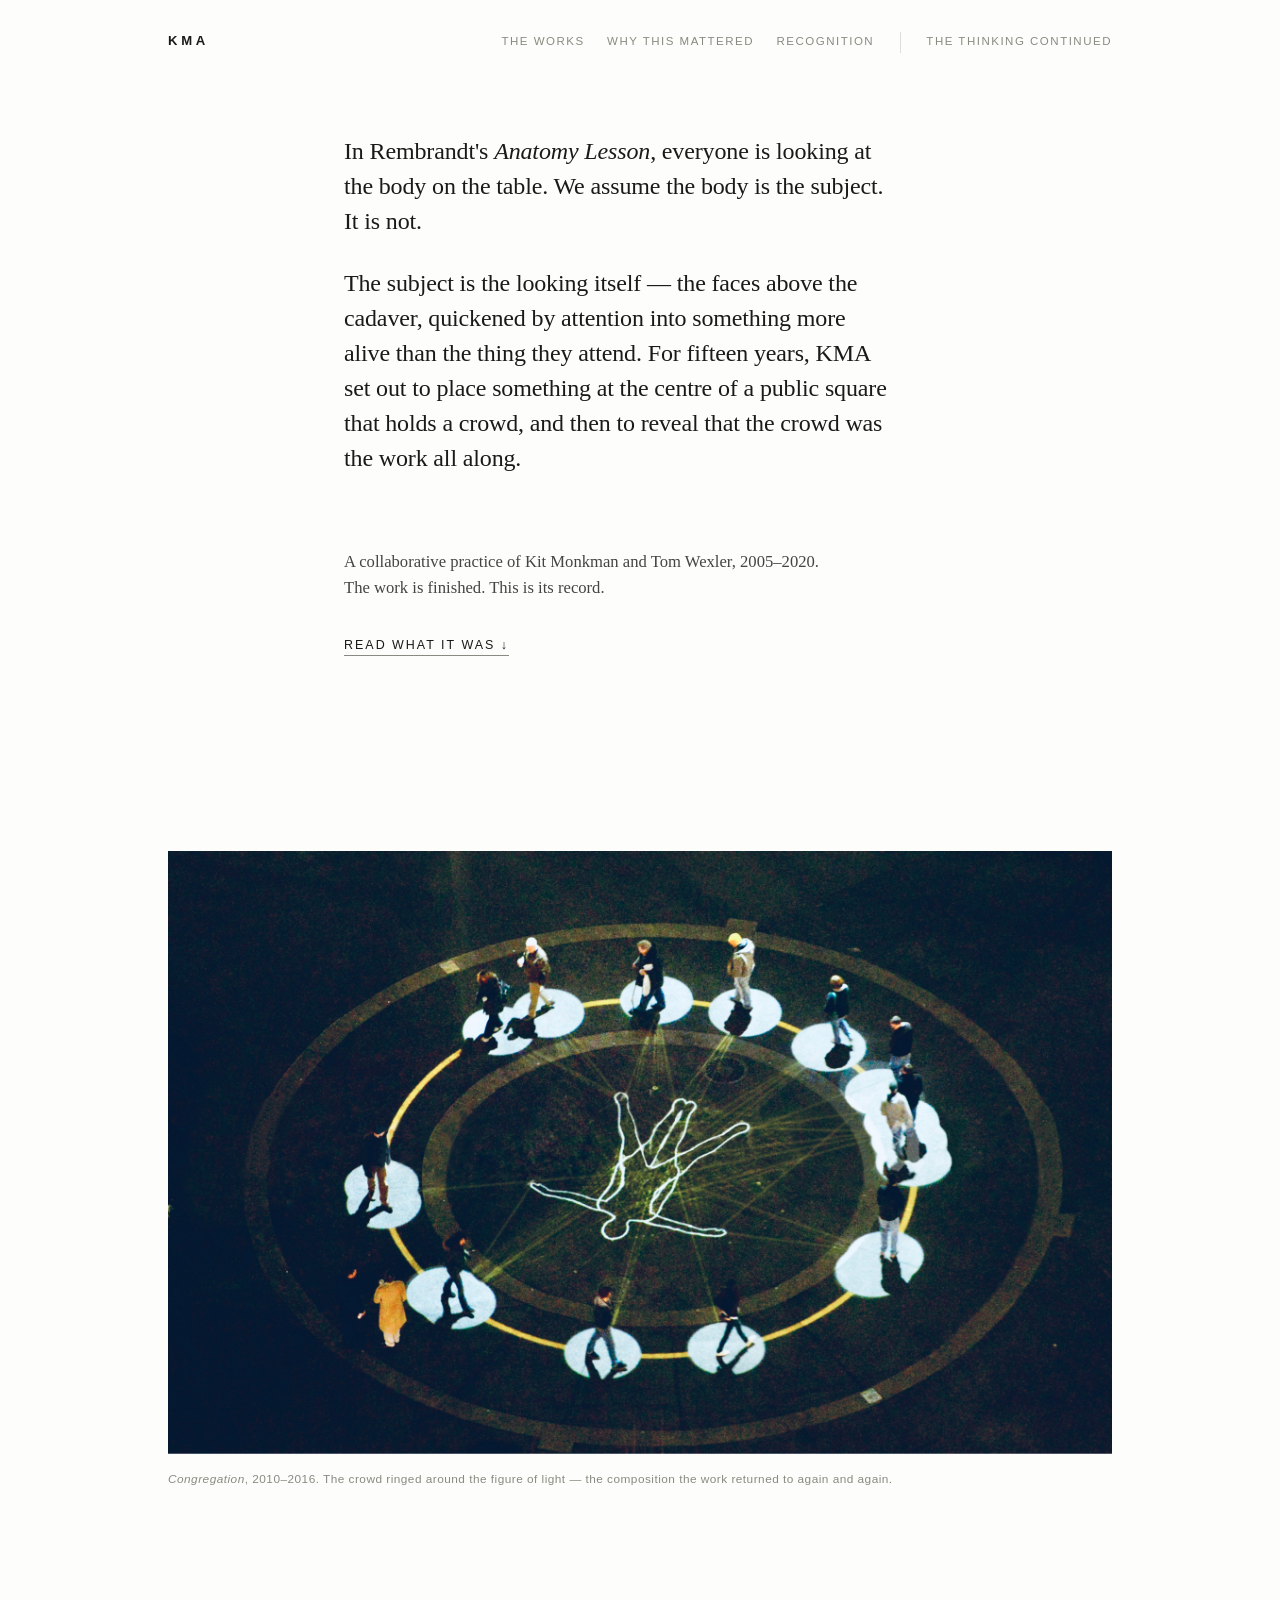
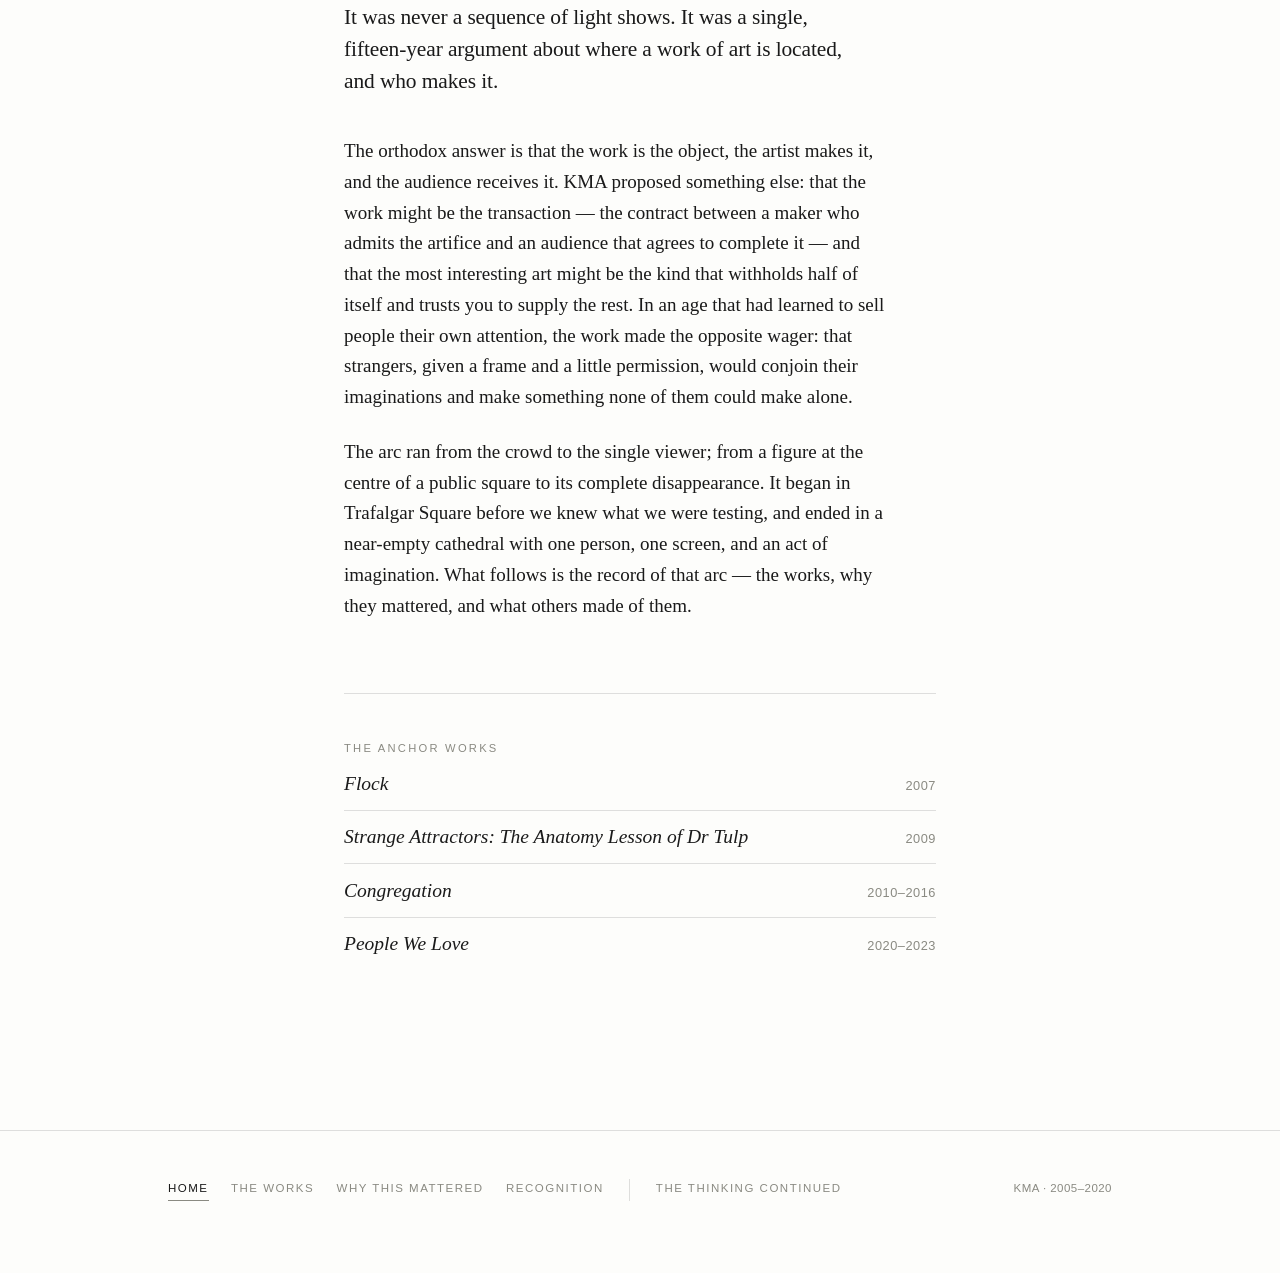
<file: index.html>
<!DOCTYPE html>
<html lang="en">
<head>
<meta charset="utf-8">
<meta name="viewport" content="width=device-width, initial-scale=1">
<title>KMA</title>
<meta name="description" content="KMA: a fifteen-year argument about where a work of art is located, and who makes it.">
<link rel="stylesheet" href="style.css">

</head>
<body>

<nav class="nav-wrap" aria-label="Sections">
  <div class="masthead-nav">
    <span class="wordmark">KMA</span>
    <div class="nav-links">
      <a href="works.html">The Works</a>
      <a href="why.html">Why This Mattered</a>
      <a href="recognition.html">Recognition</a>
      <span class="nav-sep" aria-hidden="true"></span>
      <a href="thinking.html">The Thinking Continued</a>
    </div>
  </div>
</nav>

<section class="frontispiece">
  <div class="wrap">
    <div class="opening">
      <p class="first">In Rembrandt's <em>Anatomy Lesson</em>, everyone is looking at the body on the table. We assume the body is the subject. It is not.</p>
      <p class="turn">The subject is the looking itself &mdash; the faces above the cadaver, quickened by attention into something more alive than the thing they attend. For fifteen years, KMA set out to place something at the centre of a public square that holds a crowd, and then to reveal that the crowd was the work all along.</p>
    </div>
  </div>

  <div class="wrap orient">
    <p>A collaborative practice of Kit Monkman and Tom Wexler, 2005&ndash;2020. The work is finished. This is its record.</p>
    <a class="enter" href="#argument">Read what it was &darr;</a>
  </div>
</section>

<figure class="plate">
  <img src="congregation.jpg" alt="An overhead view of Congregation: a ring of people stand in individual pools of light around a public square at night, each connected by faint lines of light to a single human figure outlined at the centre.">
  <figcaption><em>Congregation</em>, 2010&ndash;2016. The crowd ringed around the figure of light &mdash; the composition the work returned to again and again.</figcaption>
</figure>

<section class="below" id="argument">
  <div class="wrap">
    <p class="lead">It was never a sequence of light shows. It was a single, fifteen-year argument about where a work of art is located, and who makes it.</p>

    <p>The orthodox answer is that the work is the object, the artist makes it, and the audience receives it. KMA proposed something else: that the work might be the transaction &mdash; the contract between a maker who admits the artifice and an audience that agrees to complete it &mdash; and that the most interesting art might be the kind that withholds half of itself and trusts you to supply the rest. In an age that had learned to sell people their own attention, the work made the opposite wager: that strangers, given a frame and a little permission, would conjoin their imaginations and make something none of them could make alone.</p>

    <p>The arc ran from the crowd to the single viewer; from a figure at the centre of a public square to its complete disappearance. It began in Trafalgar Square before we knew what we were testing, and ended in a near-empty cathedral with one person, one screen, and an act of imagination. What follows is the record of that arc &mdash; the works, why they mattered, and what others made of them.</p>

    <div class="contents">
      <p class="contents-label">The anchor works</p>
      <ol>
        <li><a href="works.html#flock"><span class="work-name"><em>Flock</em></span><span class="work-year">2007</span></a></li>
        <li><a href="works.html#strange-attractors"><span class="work-name"><em>Strange Attractors: The Anatomy Lesson of Dr Tulp</em></span><span class="work-year">2009</span></a></li>
        <li><a href="works.html#congregation"><span class="work-name"><em>Congregation</em></span><span class="work-year">2010&ndash;2016</span></a></li>
        <li><a href="works.html#people-we-love"><span class="work-name"><em>People We Love</em></span><span class="work-year">2020&ndash;2023</span></a></li>
      </ol>
    </div>
  </div>
</section>

<footer class="site-footer">
  <div class="nav-wrap">
    <div class="footer-nav">
      <div class="nav-links">
        <a href="index.html" aria-current="page">Home</a>
        <a href="works.html">The Works</a>
        <a href="why.html">Why This Mattered</a>
        <a href="recognition.html">Recognition</a>
        <span class="nav-sep" aria-hidden="true"></span>
        <a href="thinking.html">The Thinking Continued</a>
      </div>
      <span class="colophon">KMA &middot; 2005&ndash;2020</span>
    </div>
  </div>
</footer>

</body>
</html>
</file>
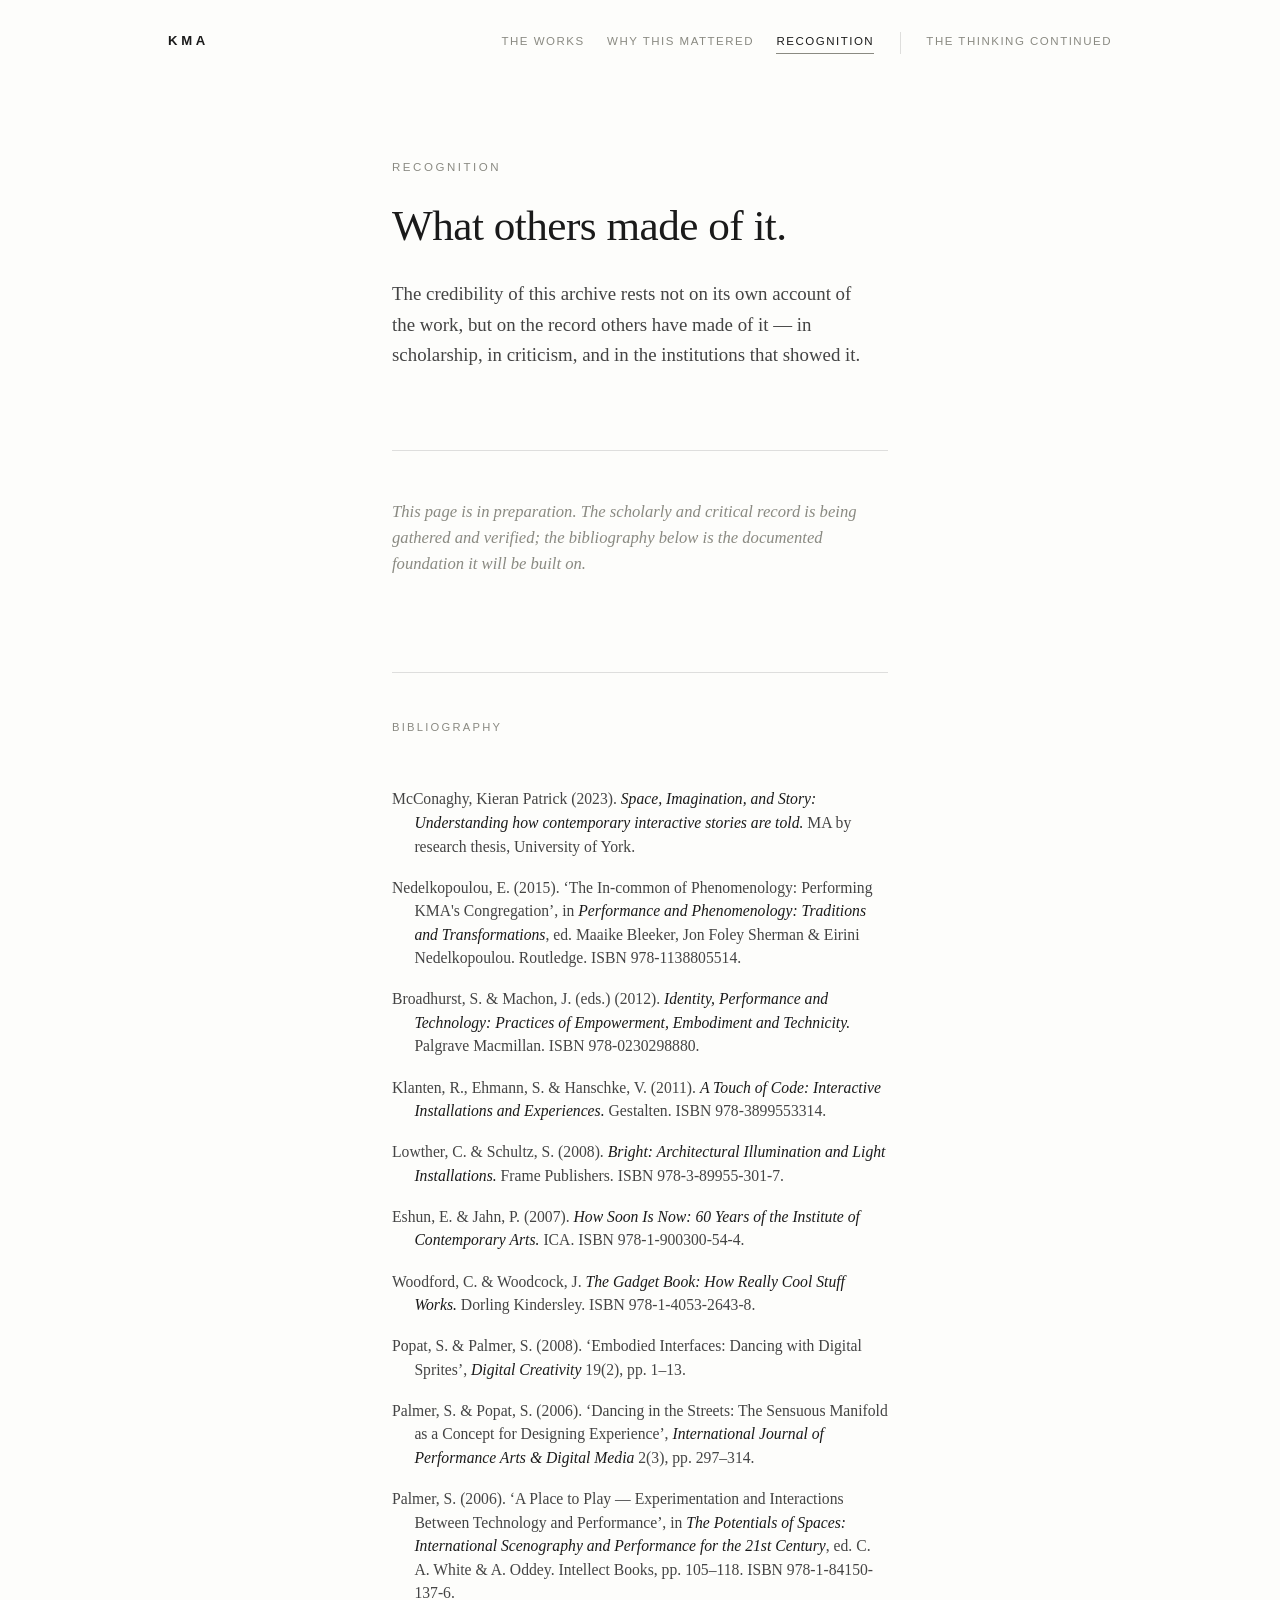
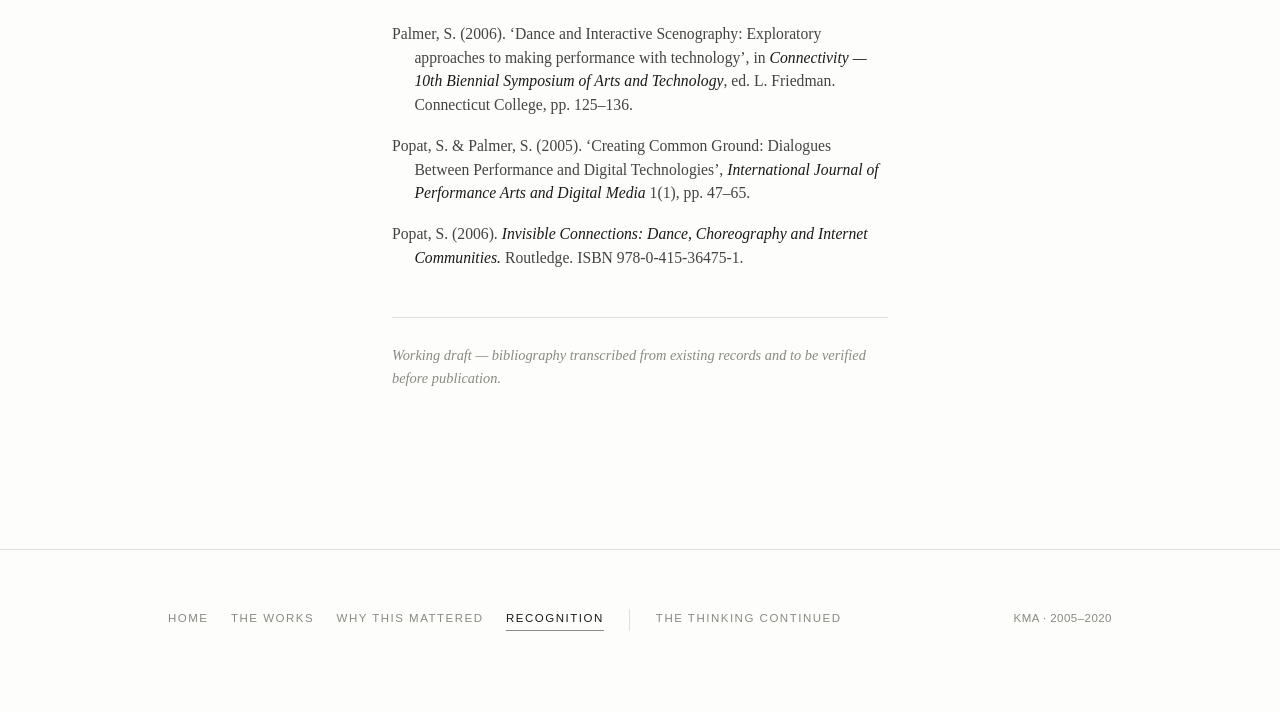
<file: recognition.html>
<!DOCTYPE html>
<html lang="en">
<head>
<meta charset="utf-8">
<meta name="viewport" content="width=device-width, initial-scale=1">
<title>Recognition — KMA</title>
<meta name="description" content="How the work was received, cited, and written into the record by others.">
<link rel="stylesheet" href="style.css">
</head>
<body>

<nav class="nav-wrap" aria-label="Sections">
  <div class="masthead-nav">
    <a class="wordmark" href="index.html">KMA</a>
    <div class="nav-links">
      <a href="works.html">The Works</a>
      <a href="why.html">Why This Mattered</a>
      <a href="recognition.html" aria-current="page">Recognition</a>
      <span class="nav-sep" aria-hidden="true"></span>
      <a href="thinking.html">The Thinking Continued</a>
    </div>
  </div>
</nav>

<header class="masthead">
  <div class="wrap">
    <p class="eyebrow">Recognition</p>
    <h1 class="title">What others made of it.</h1>
    <p class="standfirst">The credibility of this archive rests not on its own account of the work, but on the record others have made of it &mdash; in scholarship, in criticism, and in the institutions that showed it.</p>
    <hr class="masthead-rule">
  </div>
</header>

<section class="pending">
  <div class="wrap">
    <p class="pending-note">This page is in preparation. The scholarly and critical record is being gathered and verified; the bibliography below is the documented foundation it will be built on.</p>
  </div>
</section>

<section class="chronology">
  <div class="wrap">
    <div class="chronology-head">
      <p class="chronology-label">Bibliography</p>
    </div>

    <div class="biblio">
      <p>McConaghy, Kieran Patrick (2023). <em>Space, Imagination, and Story: Understanding how contemporary interactive stories are told.</em> MA by research thesis, University of York.</p>

      <p>Nedelkopoulou, E. (2015). &lsquo;The In-common of Phenomenology: Performing KMA's Congregation&rsquo;, in <em>Performance and Phenomenology: Traditions and Transformations</em>, ed. Maaike Bleeker, Jon Foley Sherman &amp; Eirini Nedelkopoulou. Routledge. ISBN 978-1138805514.</p>

      <p>Broadhurst, S. &amp; Machon, J. (eds.) (2012). <em>Identity, Performance and Technology: Practices of Empowerment, Embodiment and Technicity.</em> Palgrave Macmillan. ISBN 978-0230298880.</p>

      <p>Klanten, R., Ehmann, S. &amp; Hanschke, V. (2011). <em>A Touch of Code: Interactive Installations and Experiences.</em> Gestalten. ISBN 978-3899553314.</p>

      <p>Lowther, C. &amp; Schultz, S. (2008). <em>Bright: Architectural Illumination and Light Installations.</em> Frame Publishers. ISBN 978-3-89955-301-7.</p>

      <p>Eshun, E. &amp; Jahn, P. (2007). <em>How Soon Is Now: 60 Years of the Institute of Contemporary Arts.</em> ICA. ISBN 978-1-900300-54-4.</p>

      <p>Woodford, C. &amp; Woodcock, J. <em>The Gadget Book: How Really Cool Stuff Works.</em> Dorling Kindersley. ISBN 978-1-4053-2643-8.</p>

      <p>Popat, S. &amp; Palmer, S. (2008). &lsquo;Embodied Interfaces: Dancing with Digital Sprites&rsquo;, <em>Digital Creativity</em> 19(2), pp. 1&ndash;13.</p>

      <p>Palmer, S. &amp; Popat, S. (2006). &lsquo;Dancing in the Streets: The Sensuous Manifold as a Concept for Designing Experience&rsquo;, <em>International Journal of Performance Arts &amp; Digital Media</em> 2(3), pp. 297&ndash;314.</p>

      <p>Palmer, S. (2006). &lsquo;A Place to Play &mdash; Experimentation and Interactions Between Technology and Performance&rsquo;, in <em>The Potentials of Spaces: International Scenography and Performance for the 21st Century</em>, ed. C. A. White &amp; A. Oddey. Intellect Books, pp. 105&ndash;118. ISBN 978-1-84150-137-6.</p>

      <p>Palmer, S. (2006). &lsquo;Dance and Interactive Scenography: Exploratory approaches to making performance with technology&rsquo;, in <em>Connectivity &mdash; 10th Biennial Symposium of Arts and Technology</em>, ed. L. Friedman. Connecticut College, pp. 125&ndash;136.</p>

      <p>Popat, S. &amp; Palmer, S. (2005). &lsquo;Creating Common Ground: Dialogues Between Performance and Digital Technologies&rsquo;, <em>International Journal of Performance Arts and Digital Media</em> 1(1), pp. 47&ndash;65.</p>

      <p>Popat, S. (2006). <em>Invisible Connections: Dance, Choreography and Internet Communities.</em> Routledge. ISBN 978-0-415-36475-1.</p>
    </div>

    <p class="chronology-note">Working draft &mdash; bibliography transcribed from existing records and to be verified before publication.</p>
  </div>
</section>

<footer class="site-footer">
  <div class="nav-wrap">
    <nav class="footer-nav" aria-label="Sections">
      <div class="nav-links">
        <a href="index.html">Home</a>
        <a href="works.html">The Works</a>
        <a href="why.html">Why This Mattered</a>
        <a href="recognition.html" aria-current="page">Recognition</a>
        <span class="nav-sep" aria-hidden="true"></span>
        <a href="thinking.html">The Thinking Continued</a>
      </div>
      <p class="colophon">KMA &middot; 2005&ndash;2020</p>
    </nav>
  </div>
</footer>

</body>
</html>
</file>
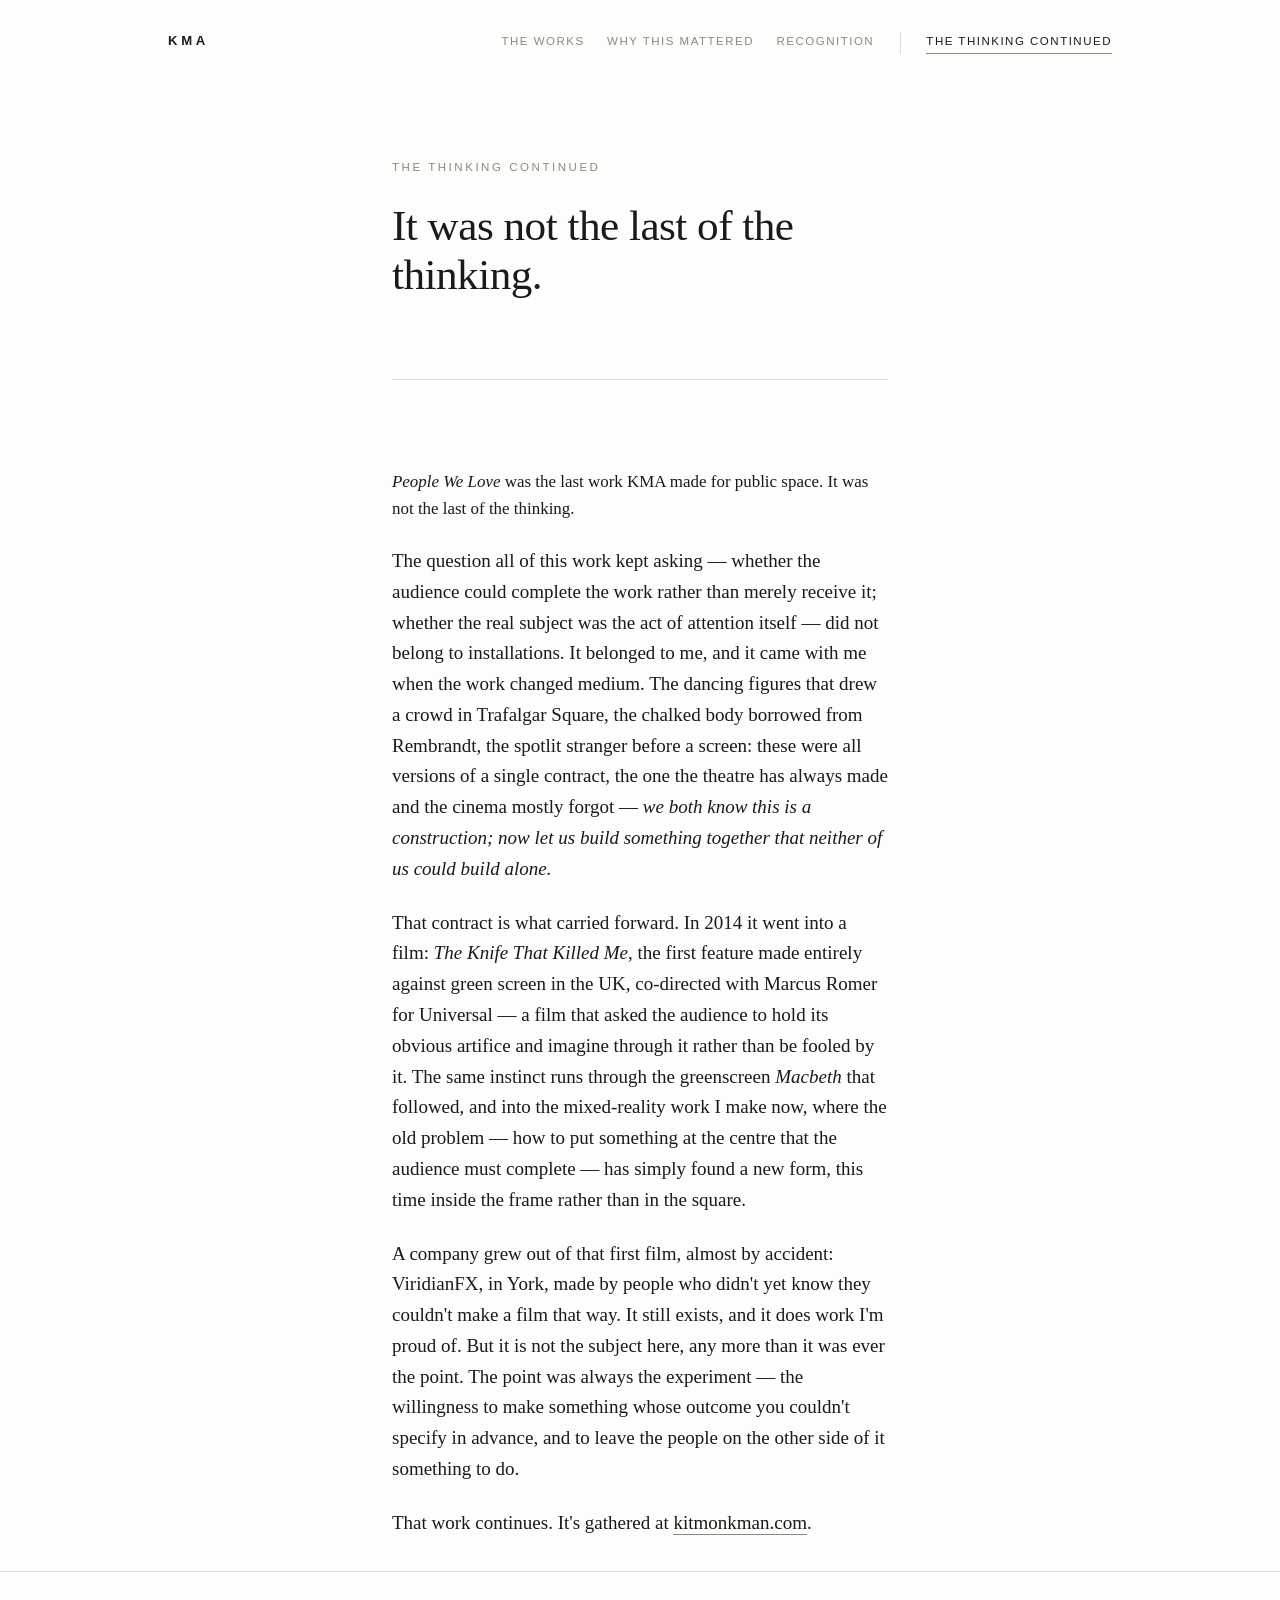
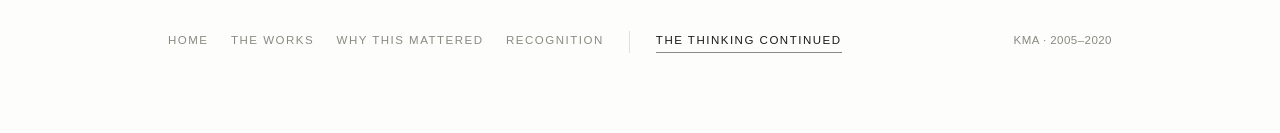
<file: thinking.html>
<!DOCTYPE html>
<html lang="en">
<head>
<meta charset="utf-8">
<meta name="viewport" content="width=device-width, initial-scale=1">
<title>The Thinking Continued — KMA</title>
<meta name="description" content="People We Love was the last work KMA made for public space. It was not the last of the thinking.">
<link rel="stylesheet" href="style.css">
</head>
<body>

<nav class="nav-wrap" aria-label="Sections">
  <div class="masthead-nav">
    <a class="wordmark" href="index.html">KMA</a>
    <div class="nav-links">
      <a href="works.html">The Works</a>
      <a href="why.html">Why This Mattered</a>
      <a href="recognition.html">Recognition</a>
      <span class="nav-sep" aria-hidden="true"></span>
      <a href="thinking.html" aria-current="page">The Thinking Continued</a>
    </div>
  </div>
</nav>

<header class="masthead">
  <div class="wrap">
    <p class="eyebrow">The Thinking Continued</p>
    <h1 class="title">It was not the last of the thinking.</h1>
    <hr class="masthead-rule">
  </div>
</header>

<section class="work">
  <div class="wrap">
    <p class="lede"><em>People We Love</em> was the last work KMA made for public space. It was not the last of the thinking.</p>

    <p>The question all of this work kept asking &mdash; whether the audience could complete the work rather than merely receive it; whether the real subject was the act of attention itself &mdash; did not belong to installations. It belonged to me, and it came with me when the work changed medium. The dancing figures that drew a crowd in Trafalgar Square, the chalked body borrowed from Rembrandt, the spotlit stranger before a screen: these were all versions of a single contract, the one the theatre has always made and the cinema mostly forgot &mdash; <em>we both know this is a construction; now let us build something together that neither of us could build alone.</em></p>

    <p>That contract is what carried forward. In 2014 it went into a film: <em>The Knife That Killed Me</em>, the first feature made entirely against green screen in the UK, co-directed with Marcus Romer for Universal &mdash; a film that asked the audience to hold its obvious artifice and imagine through it rather than be fooled by it. The same instinct runs through the greenscreen <em>Macbeth</em> that followed, and into the mixed-reality work I make now, where the old problem &mdash; how to put something at the centre that the audience must complete &mdash; has simply found a new form, this time inside the frame rather than in the square.</p>

    <p>A company grew out of that first film, almost by accident: ViridianFX, in York, made by people who didn't yet know they couldn't make a film that way. It still exists, and it does work I'm proud of. But it is not the subject here, any more than it was ever the point. The point was always the experiment &mdash; the willingness to make something whose outcome you couldn't specify in advance, and to leave the people on the other side of it something to do.</p>

    <p>That work continues. It's gathered at <a class="onward" href="https://www.kitmonkman.com">kitmonkman.com</a>.</p>
  </div>
</section>

<footer class="site-footer">
  <div class="nav-wrap">
    <nav class="footer-nav" aria-label="Sections">
      <div class="nav-links">
        <a href="index.html">Home</a>
        <a href="works.html">The Works</a>
        <a href="why.html">Why This Mattered</a>
        <a href="recognition.html">Recognition</a>
        <span class="nav-sep" aria-hidden="true"></span>
        <a href="thinking.html" aria-current="page">The Thinking Continued</a>
      </div>
      <p class="colophon">KMA &middot; 2005&ndash;2020</p>
    </nav>
  </div>
</footer>

</body>
</html>
</file>
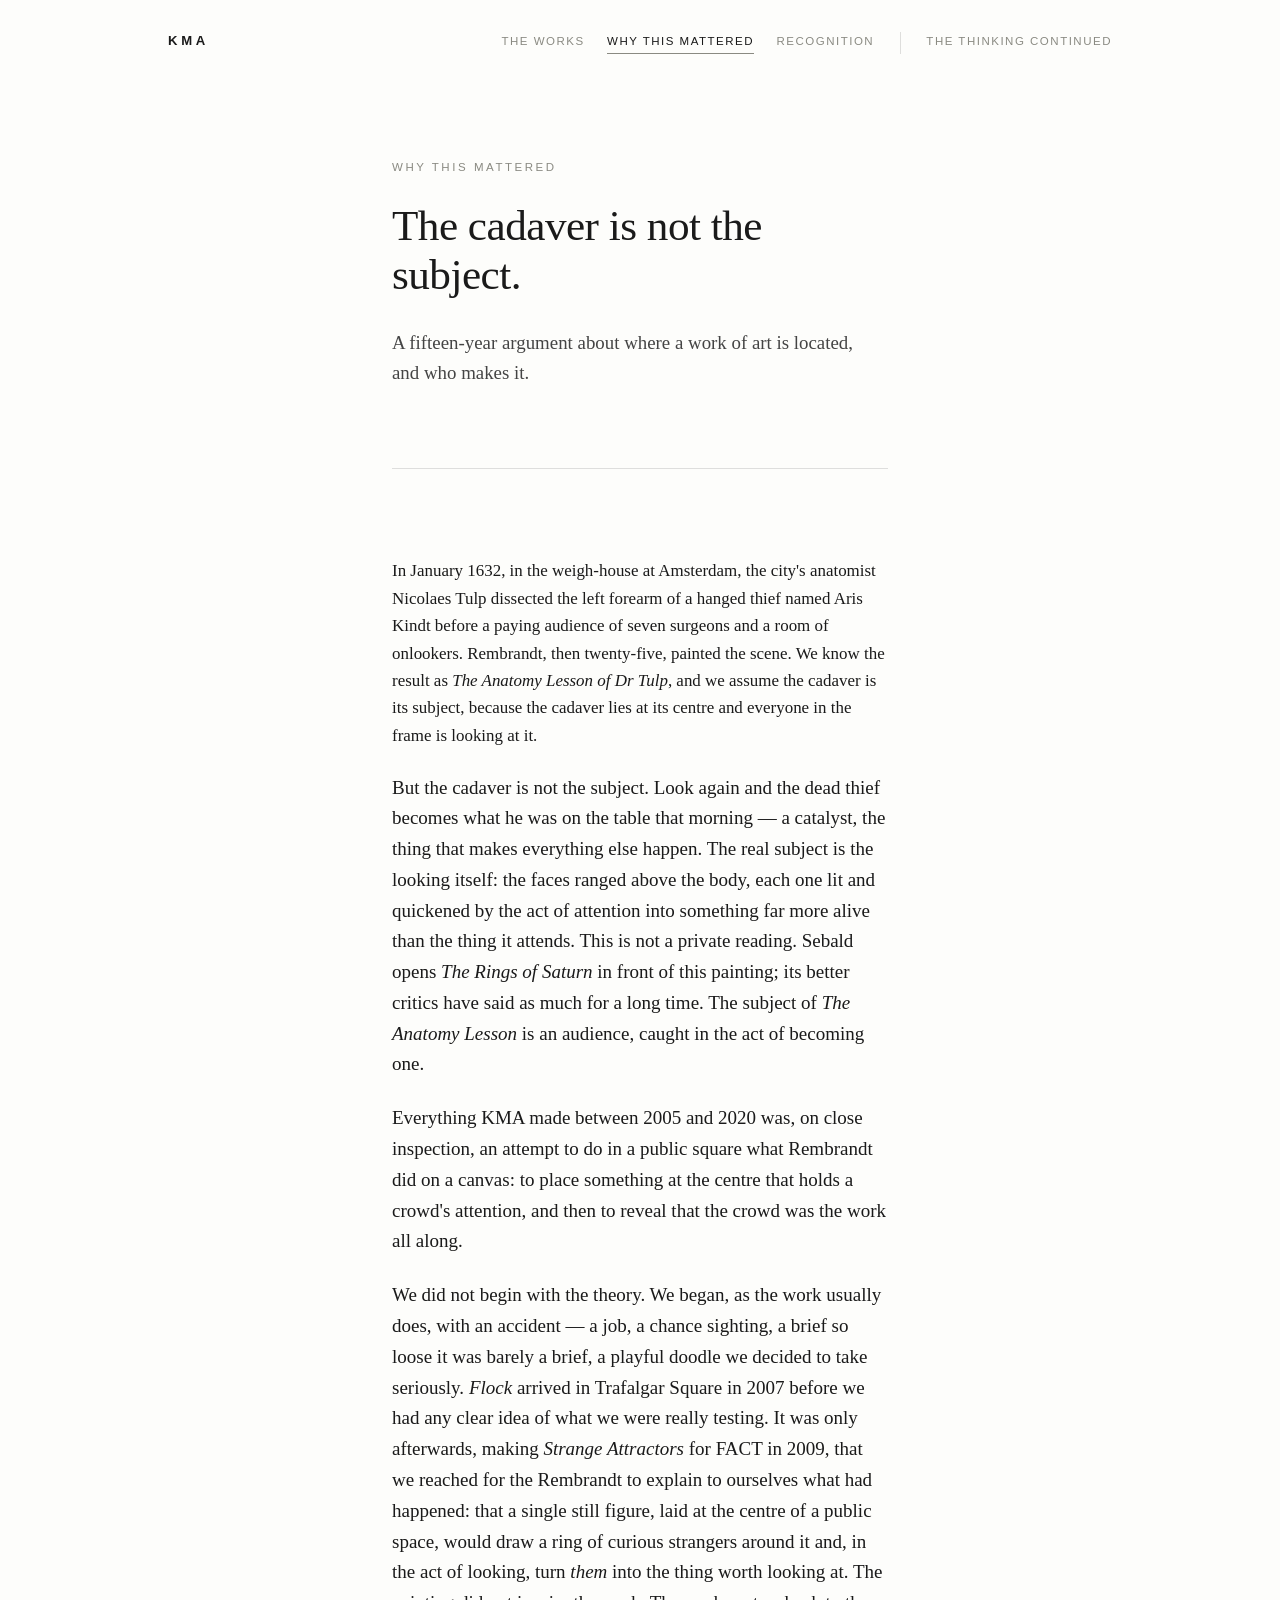
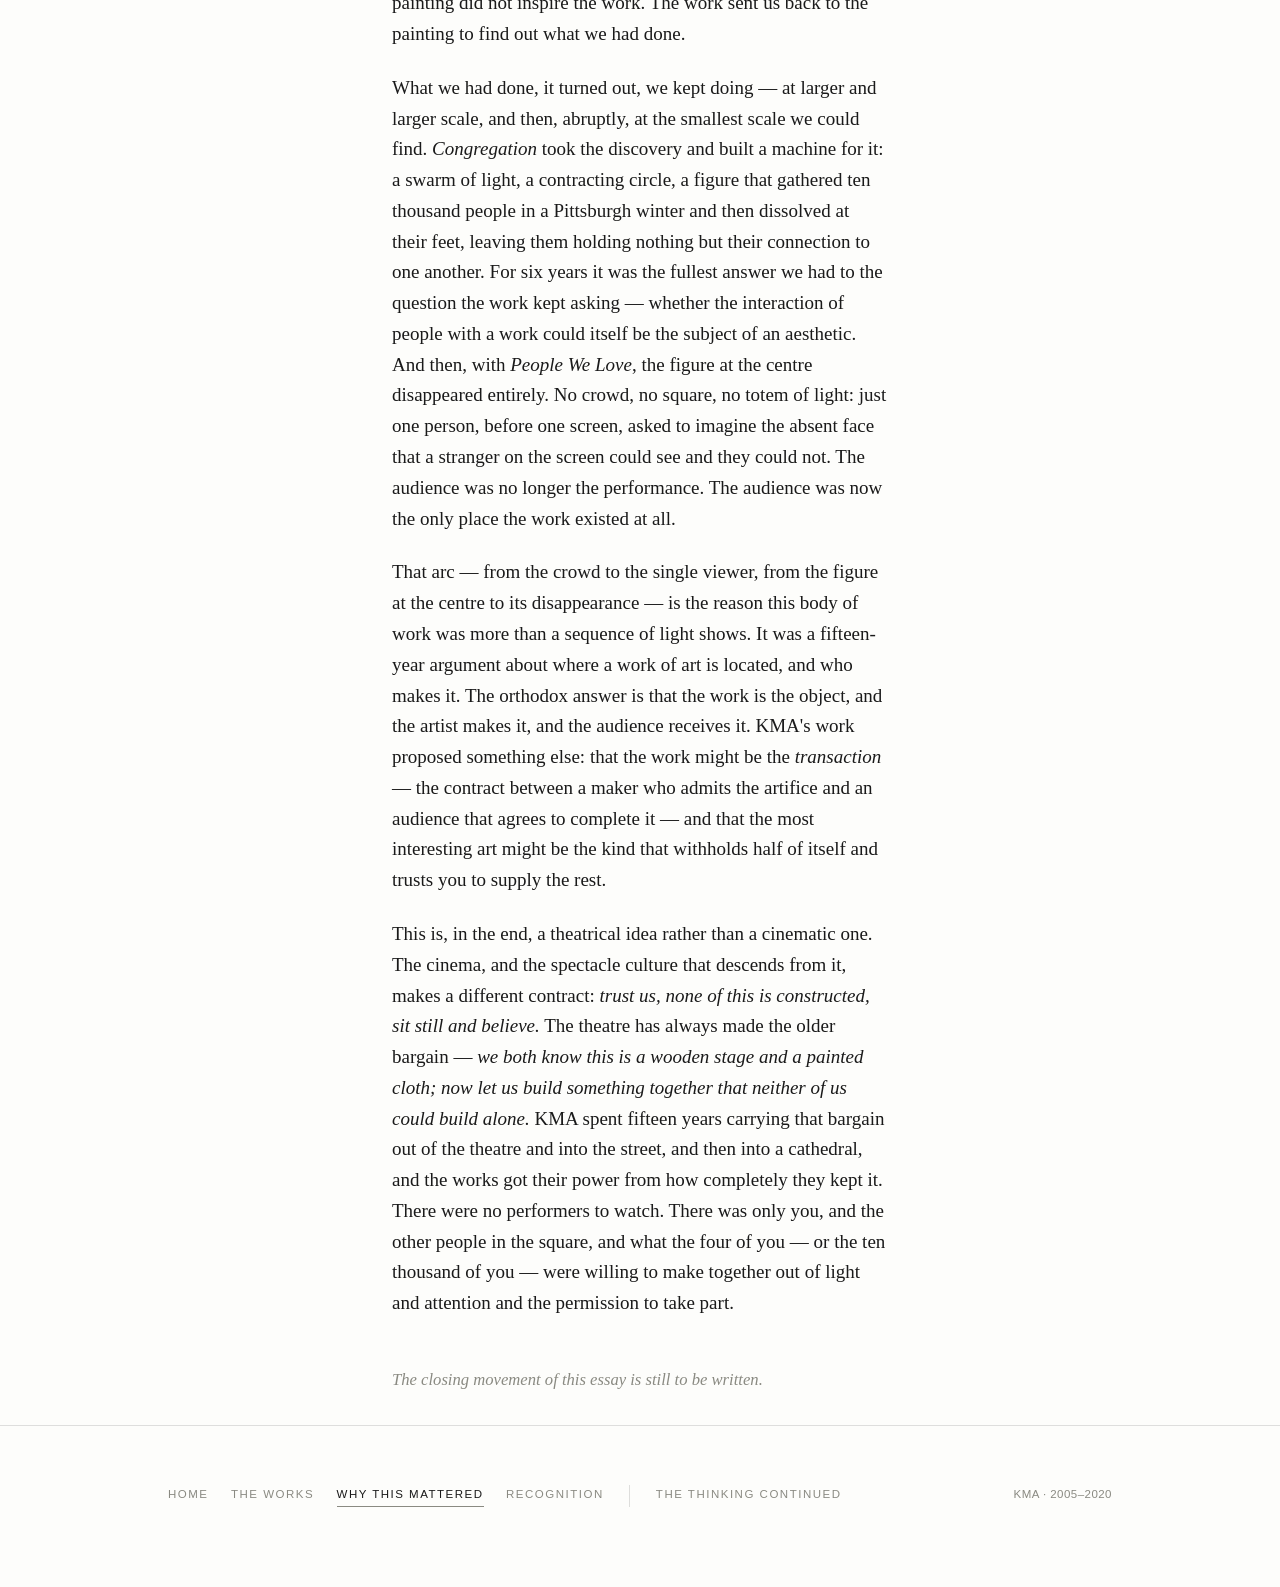
<file: why.html>
<!DOCTYPE html>
<html lang="en">
<head>
<meta charset="utf-8">
<meta name="viewport" content="width=device-width, initial-scale=1">
<title>Why This Mattered — KMA</title>
<meta name="description" content="A fifteen-year argument about where a work of art is located, and who makes it.">
<link rel="stylesheet" href="style.css">
</head>
<body>

<nav class="nav-wrap" aria-label="Sections">
  <div class="masthead-nav">
    <a class="wordmark" href="index.html">KMA</a>
    <div class="nav-links">
      <a href="works.html">The Works</a>
      <a href="why.html" aria-current="page">Why This Mattered</a>
      <a href="recognition.html">Recognition</a>
      <span class="nav-sep" aria-hidden="true"></span>
      <a href="thinking.html">The Thinking Continued</a>
    </div>
  </div>
</nav>

<header class="masthead">
  <div class="wrap">
    <p class="eyebrow">Why This Mattered</p>
    <h1 class="title">The cadaver is not the subject.</h1>
    <p class="standfirst">A fifteen-year argument about where a work of art is located, and who makes it.</p>
    <hr class="masthead-rule">
  </div>
</header>

<section class="work">
  <div class="wrap">
    <p class="lede">In January 1632, in the weigh-house at Amsterdam, the city's anatomist Nicolaes Tulp dissected the left forearm of a hanged thief named Aris Kindt before a paying audience of seven surgeons and a room of onlookers. Rembrandt, then twenty-five, painted the scene. We know the result as <em>The Anatomy Lesson of Dr Tulp</em>, and we assume the cadaver is its subject, because the cadaver lies at its centre and everyone in the frame is looking at it.</p>

    <p>But the cadaver is not the subject. Look again and the dead thief becomes what he was on the table that morning &mdash; a catalyst, the thing that makes everything else happen. The real subject is the looking itself: the faces ranged above the body, each one lit and quickened by the act of attention into something far more alive than the thing it attends. This is not a private reading. Sebald opens <em>The Rings of Saturn</em> in front of this painting; its better critics have said as much for a long time. The subject of <em>The Anatomy Lesson</em> is an audience, caught in the act of becoming one.</p>

    <p>Everything KMA made between 2005 and 2020 was, on close inspection, an attempt to do in a public square what Rembrandt did on a canvas: to place something at the centre that holds a crowd's attention, and then to reveal that the crowd was the work all along.</p>

    <p>We did not begin with the theory. We began, as the work usually does, with an accident &mdash; a job, a chance sighting, a brief so loose it was barely a brief, a playful doodle we decided to take seriously. <em>Flock</em> arrived in Trafalgar Square in 2007 before we had any clear idea of what we were really testing. It was only afterwards, making <em>Strange Attractors</em> for FACT in 2009, that we reached for the Rembrandt to explain to ourselves what had happened: that a single still figure, laid at the centre of a public space, would draw a ring of curious strangers around it and, in the act of looking, turn <em>them</em> into the thing worth looking at. The painting did not inspire the work. The work sent us back to the painting to find out what we had done.</p>

    <p>What we had done, it turned out, we kept doing &mdash; at larger and larger scale, and then, abruptly, at the smallest scale we could find. <em>Congregation</em> took the discovery and built a machine for it: a swarm of light, a contracting circle, a figure that gathered ten thousand people in a Pittsburgh winter and then dissolved at their feet, leaving them holding nothing but their connection to one another. For six years it was the fullest answer we had to the question the work kept asking &mdash; whether the interaction of people with a work could itself be the subject of an aesthetic. And then, with <em>People We Love</em>, the figure at the centre disappeared entirely. No crowd, no square, no totem of light: just one person, before one screen, asked to imagine the absent face that a stranger on the screen could see and they could not. The audience was no longer the performance. The audience was now the only place the work existed at all.</p>

    <p>That arc &mdash; from the crowd to the single viewer, from the figure at the centre to its disappearance &mdash; is the reason this body of work was more than a sequence of light shows. It was a fifteen-year argument about where a work of art is located, and who makes it. The orthodox answer is that the work is the object, and the artist makes it, and the audience receives it. KMA's work proposed something else: that the work might be the <em>transaction</em> &mdash; the contract between a maker who admits the artifice and an audience that agrees to complete it &mdash; and that the most interesting art might be the kind that withholds half of itself and trusts you to supply the rest.</p>

    <p>This is, in the end, a theatrical idea rather than a cinematic one. The cinema, and the spectacle culture that descends from it, makes a different contract: <em>trust us, none of this is constructed, sit still and believe.</em> The theatre has always made the older bargain &mdash; <em>we both know this is a wooden stage and a painted cloth; now let us build something together that neither of us could build alone.</em> KMA spent fifteen years carrying that bargain out of the theatre and into the street, and then into a cathedral, and the works got their power from how completely they kept it. There were no performers to watch. There was only you, and the other people in the square, and what the four of you &mdash; or the ten thousand of you &mdash; were willing to make together out of light and attention and the permission to take part.</p>
  </div>
</section>

<section class="pending">
  <div class="wrap">
    <p class="pending-note">The closing movement of this essay is still to be written.</p>
  </div>
</section>

<footer class="site-footer">
  <div class="nav-wrap">
    <nav class="footer-nav" aria-label="Sections">
      <div class="nav-links">
        <a href="index.html">Home</a>
        <a href="works.html">The Works</a>
        <a href="why.html" aria-current="page">Why This Mattered</a>
        <a href="recognition.html">Recognition</a>
        <span class="nav-sep" aria-hidden="true"></span>
        <a href="thinking.html">The Thinking Continued</a>
      </div>
      <p class="colophon">KMA &middot; 2005&ndash;2020</p>
    </nav>
  </div>
</footer>

</body>
</html>
</file>
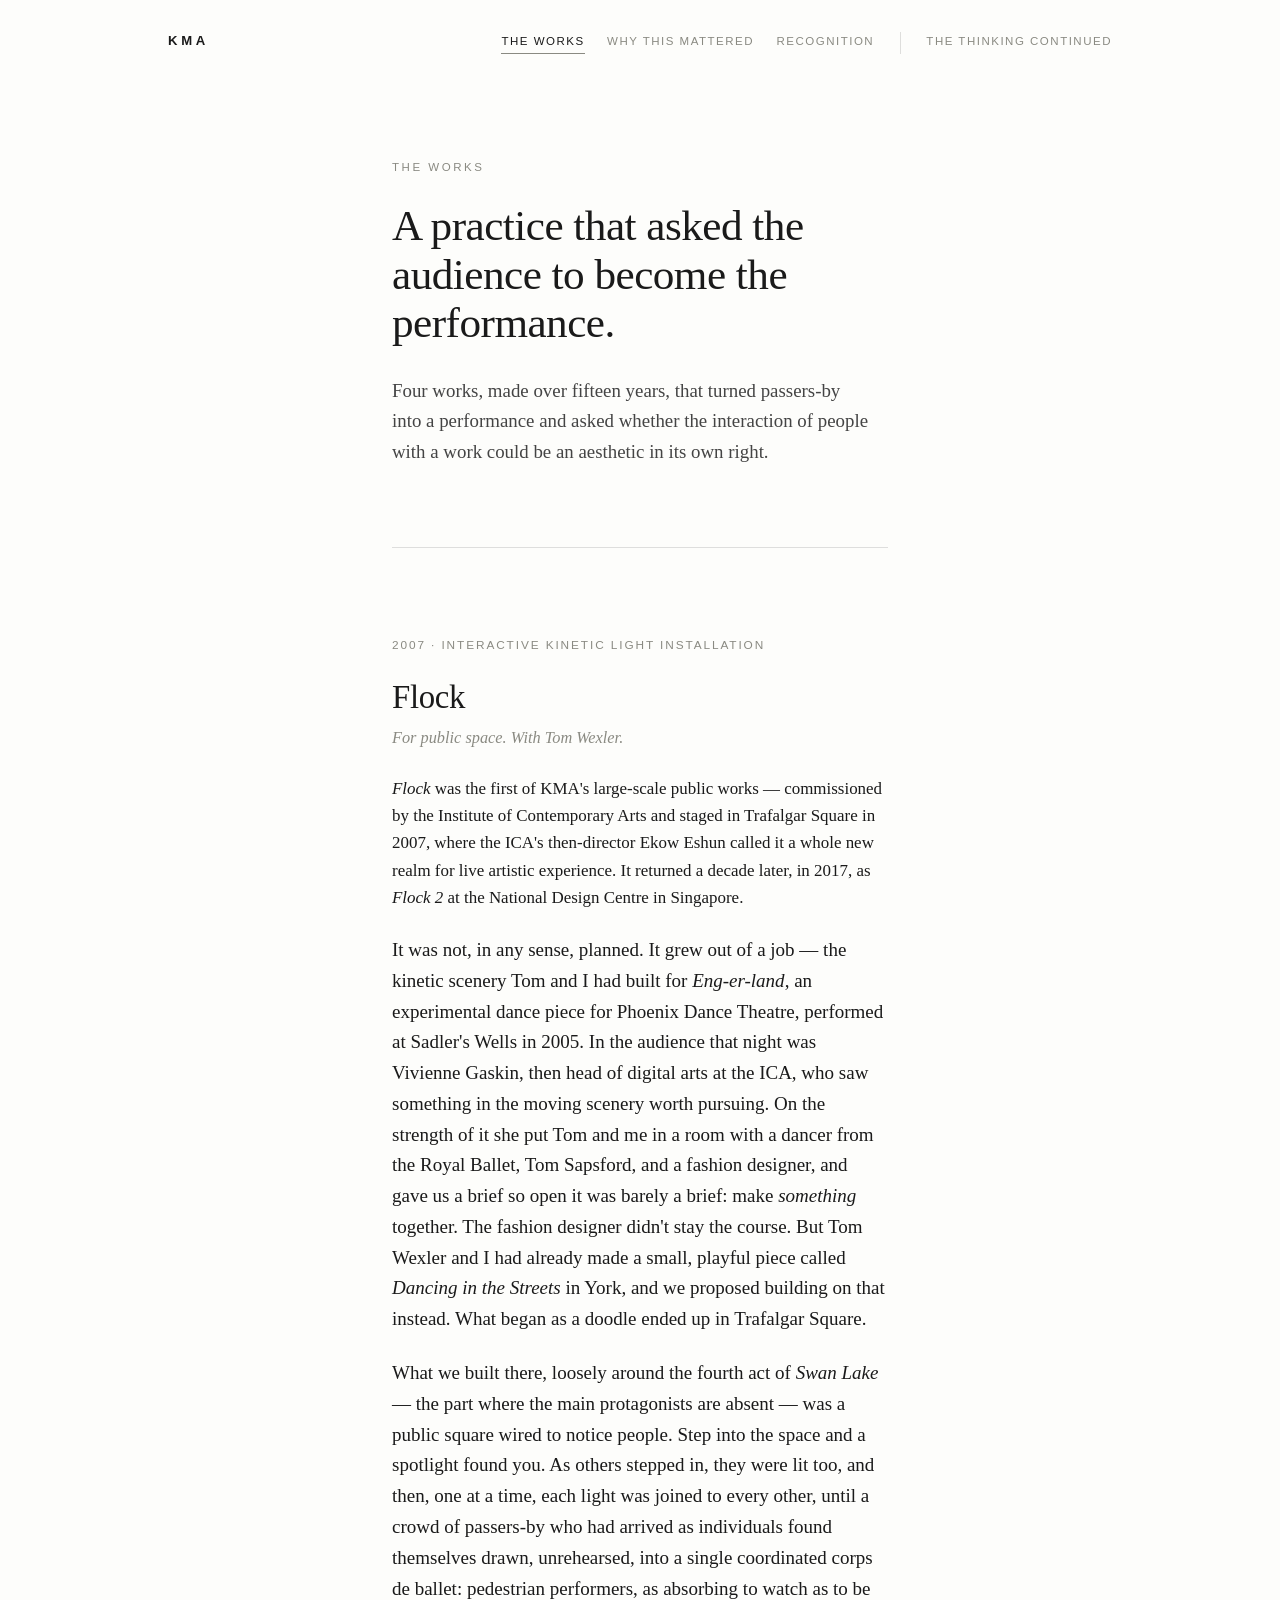
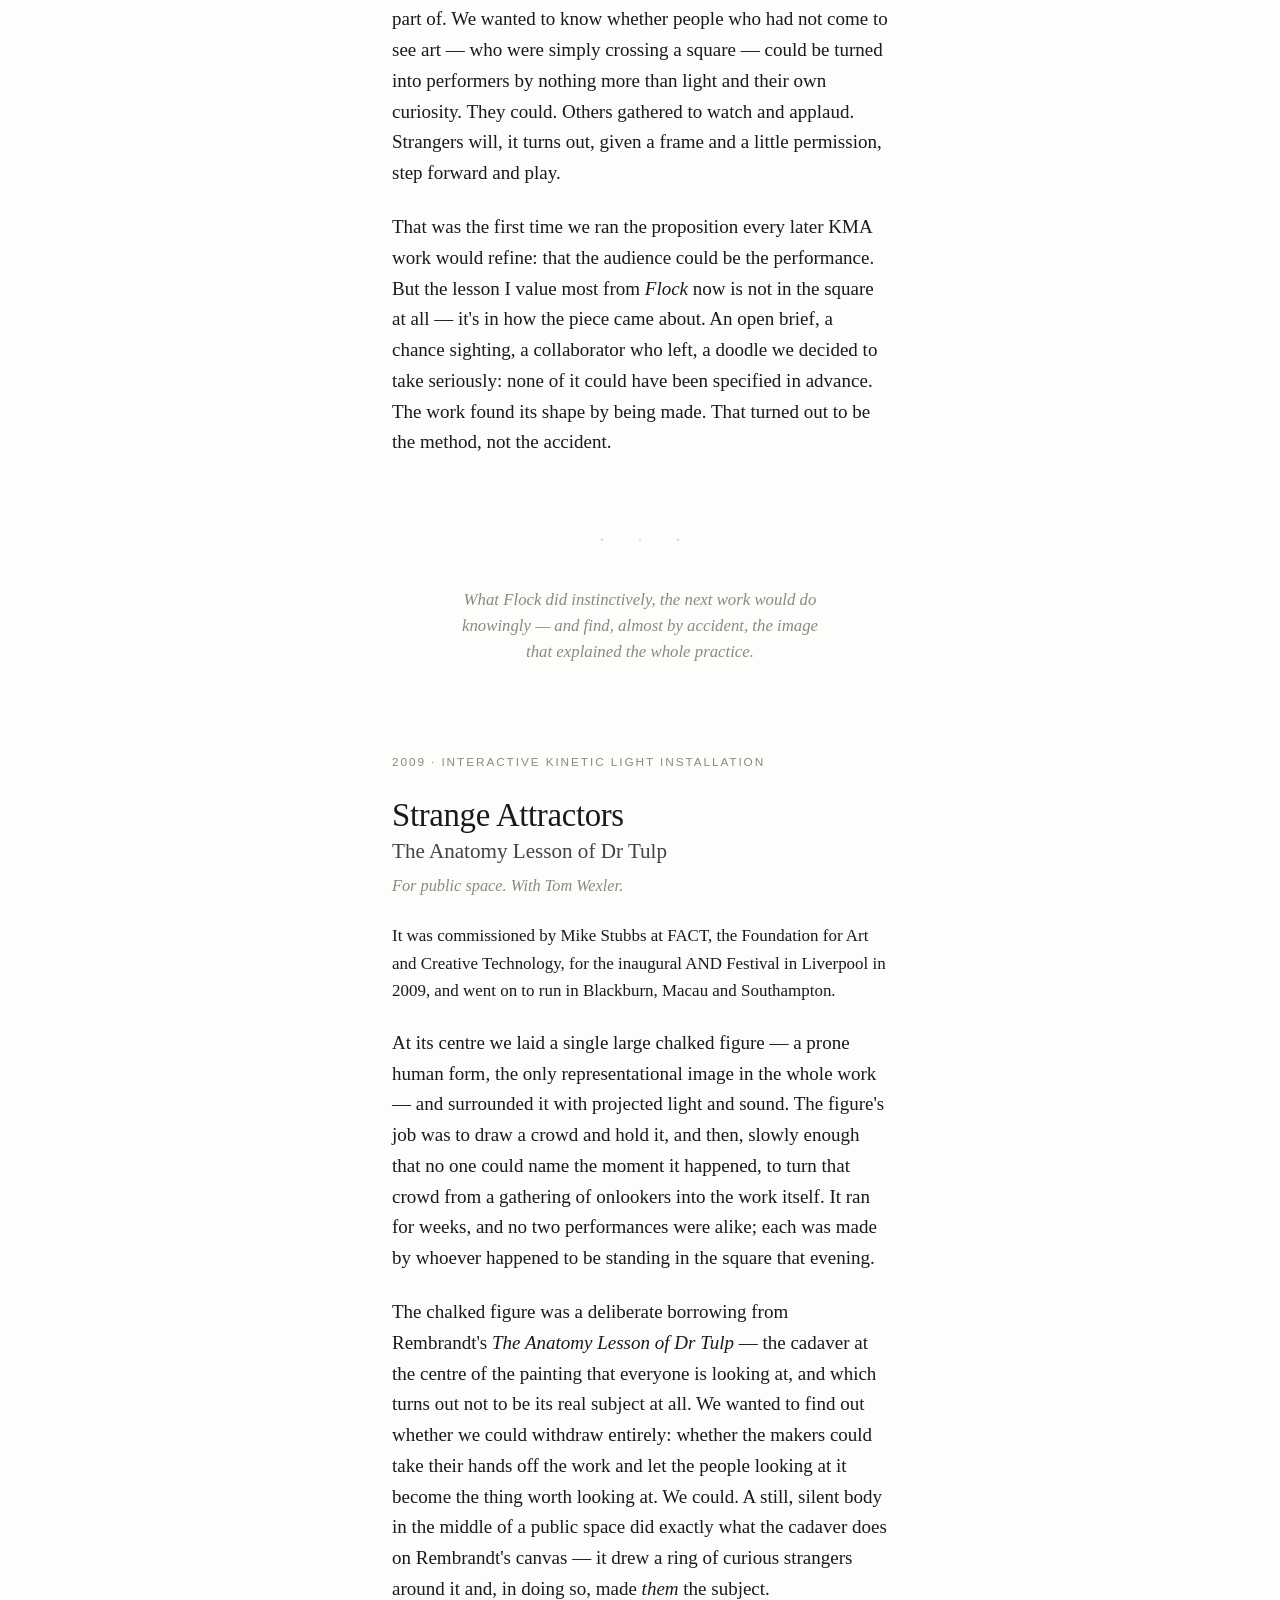
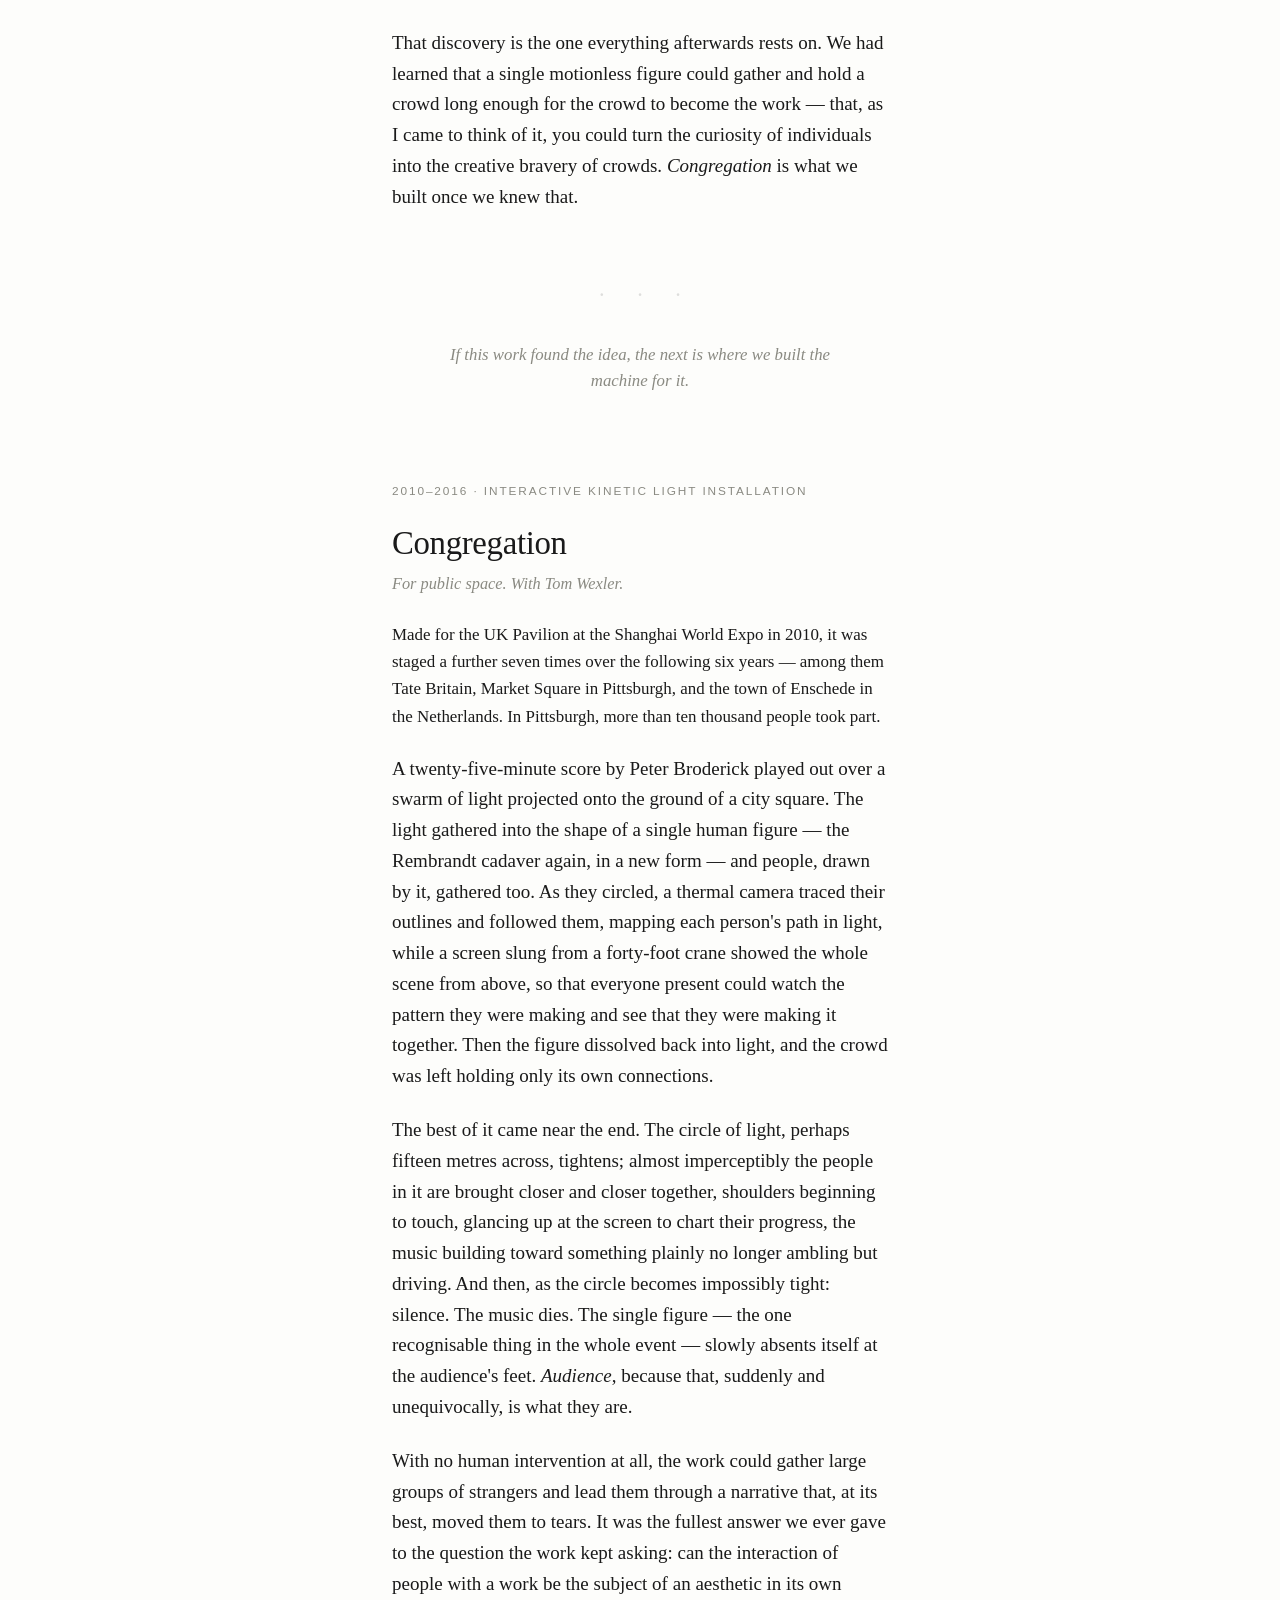
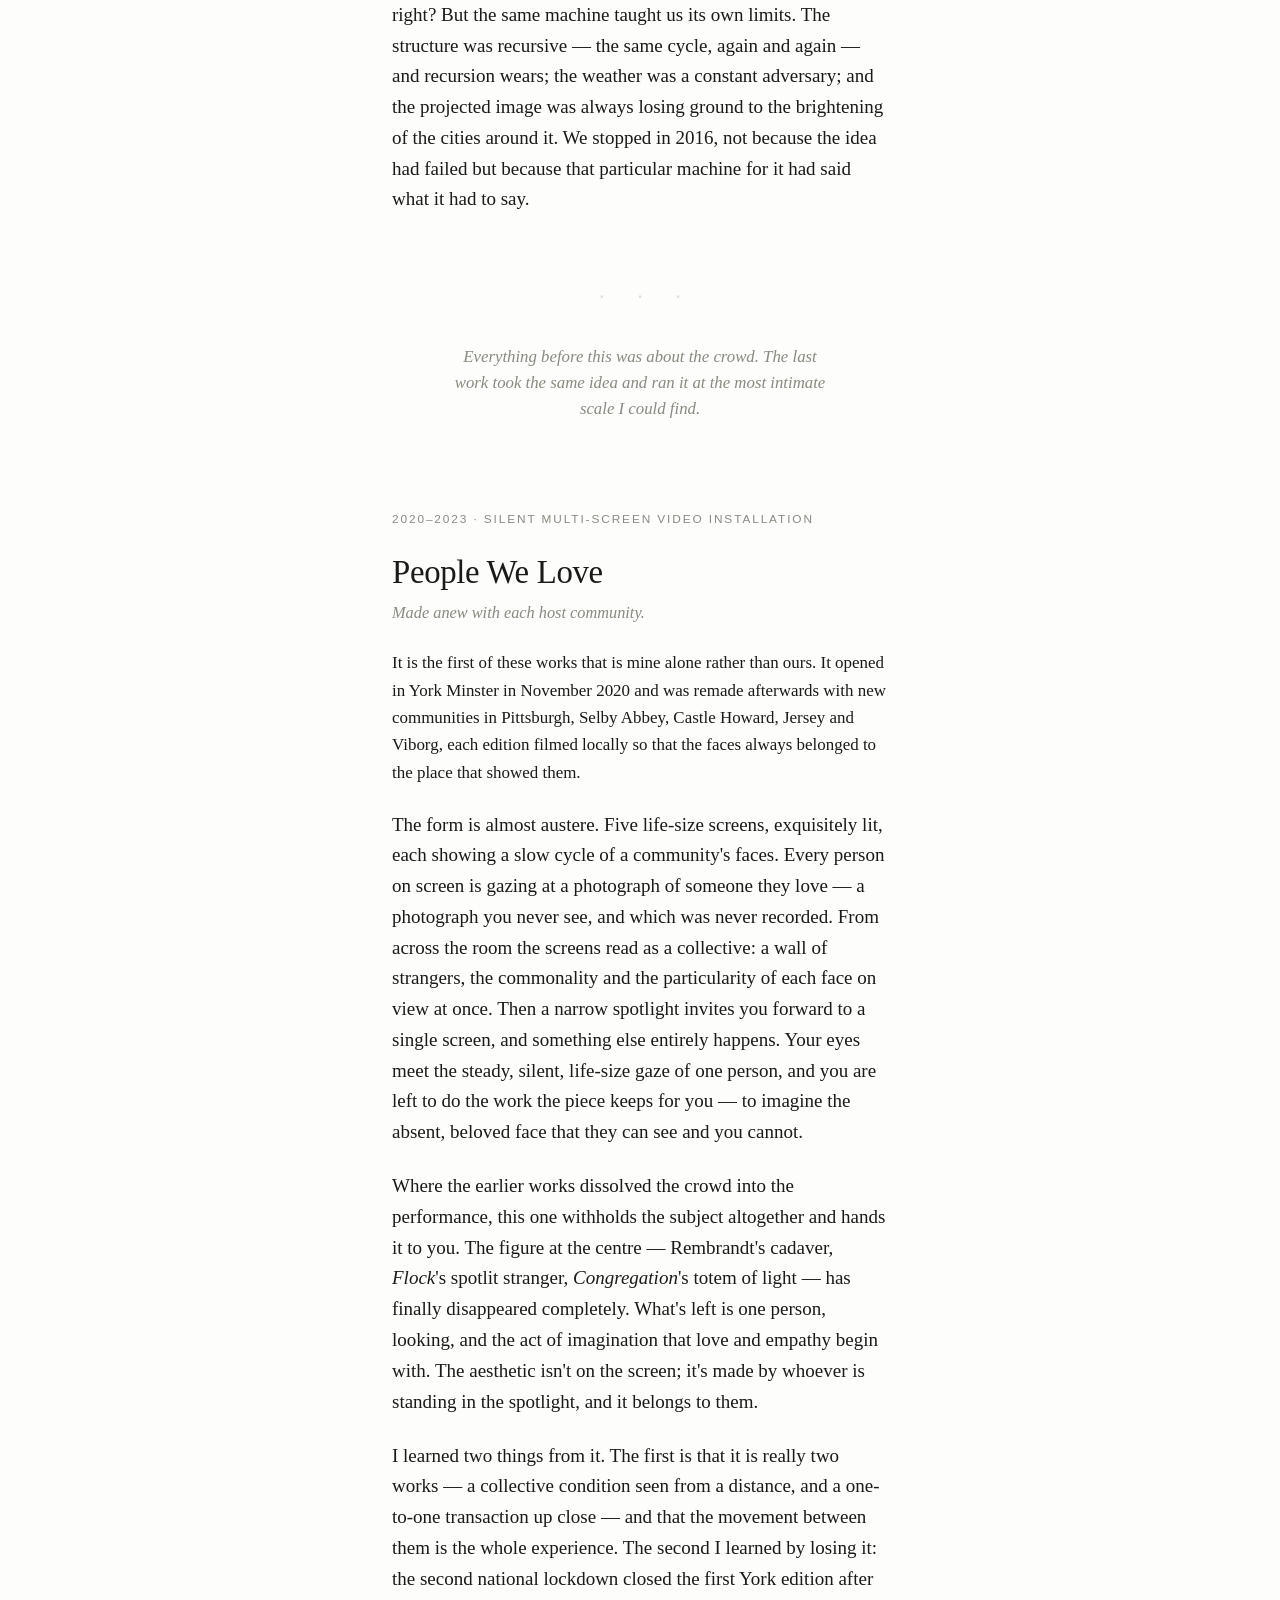
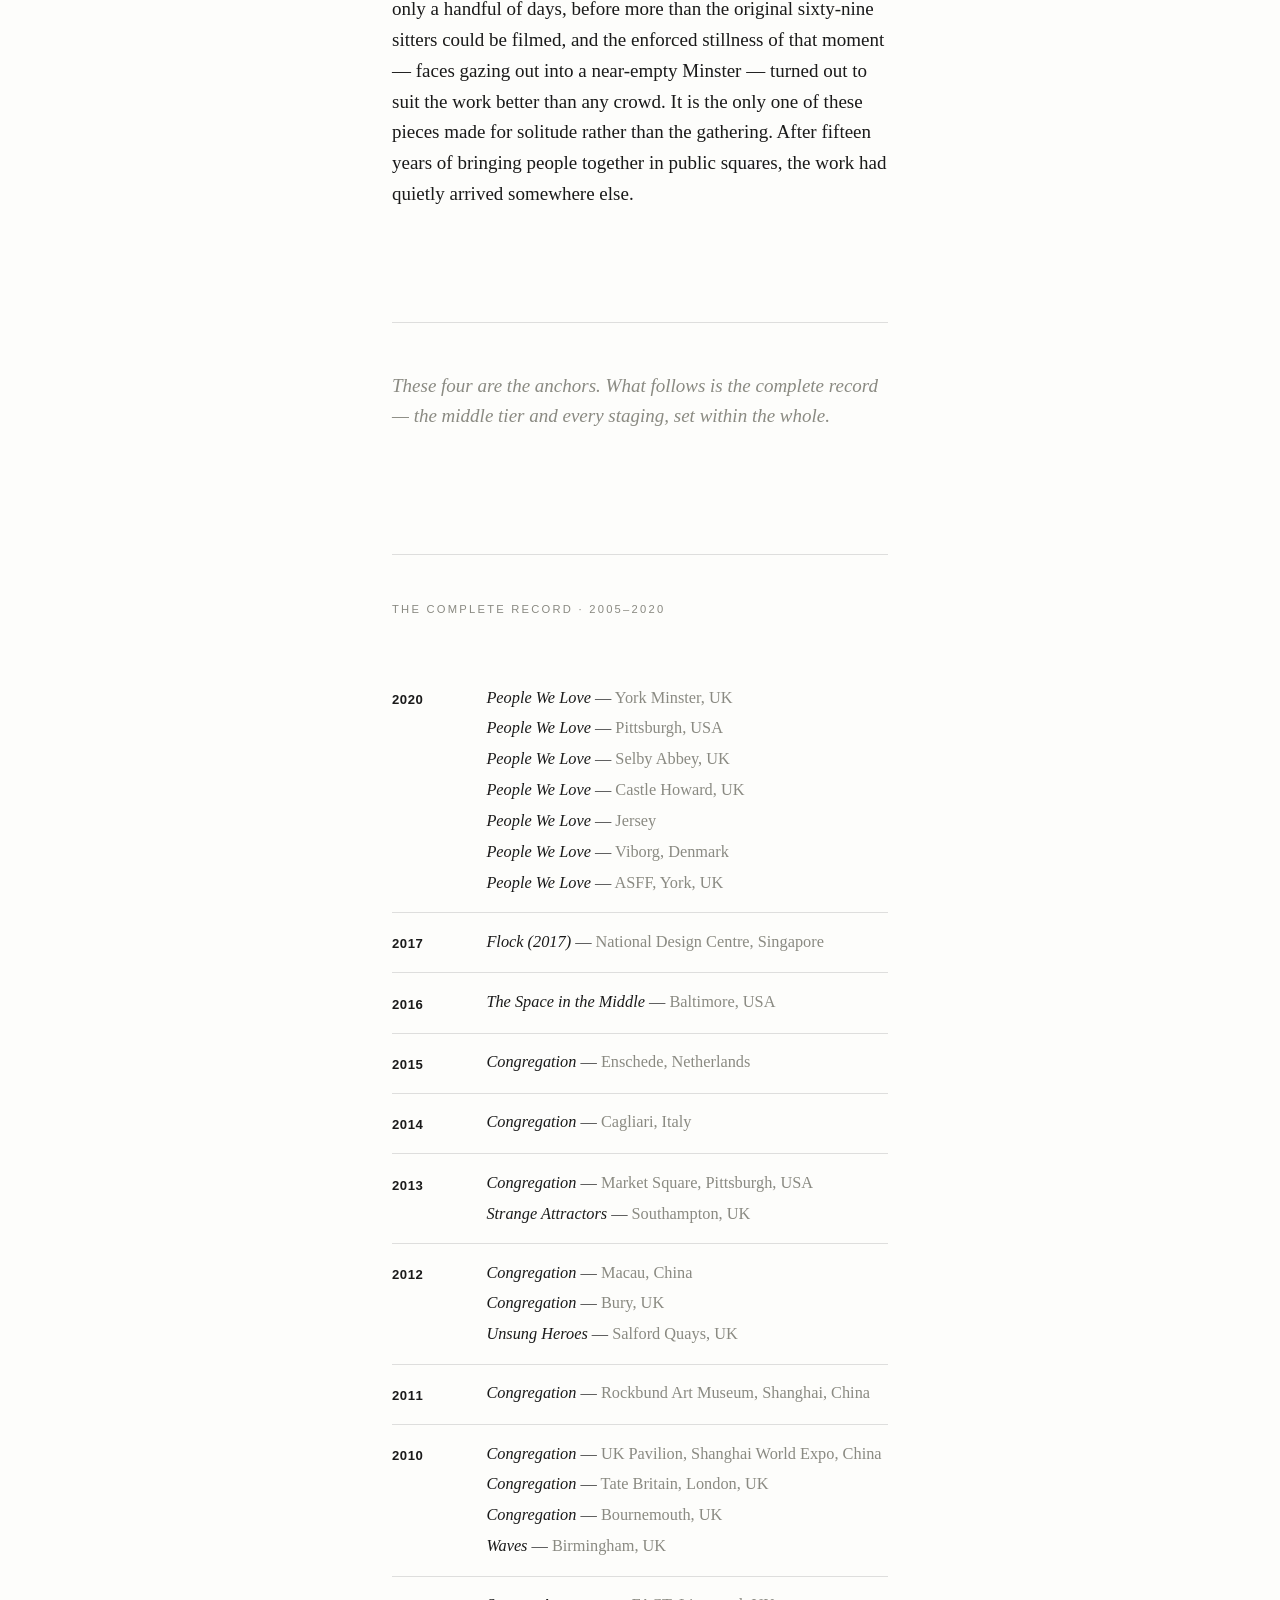
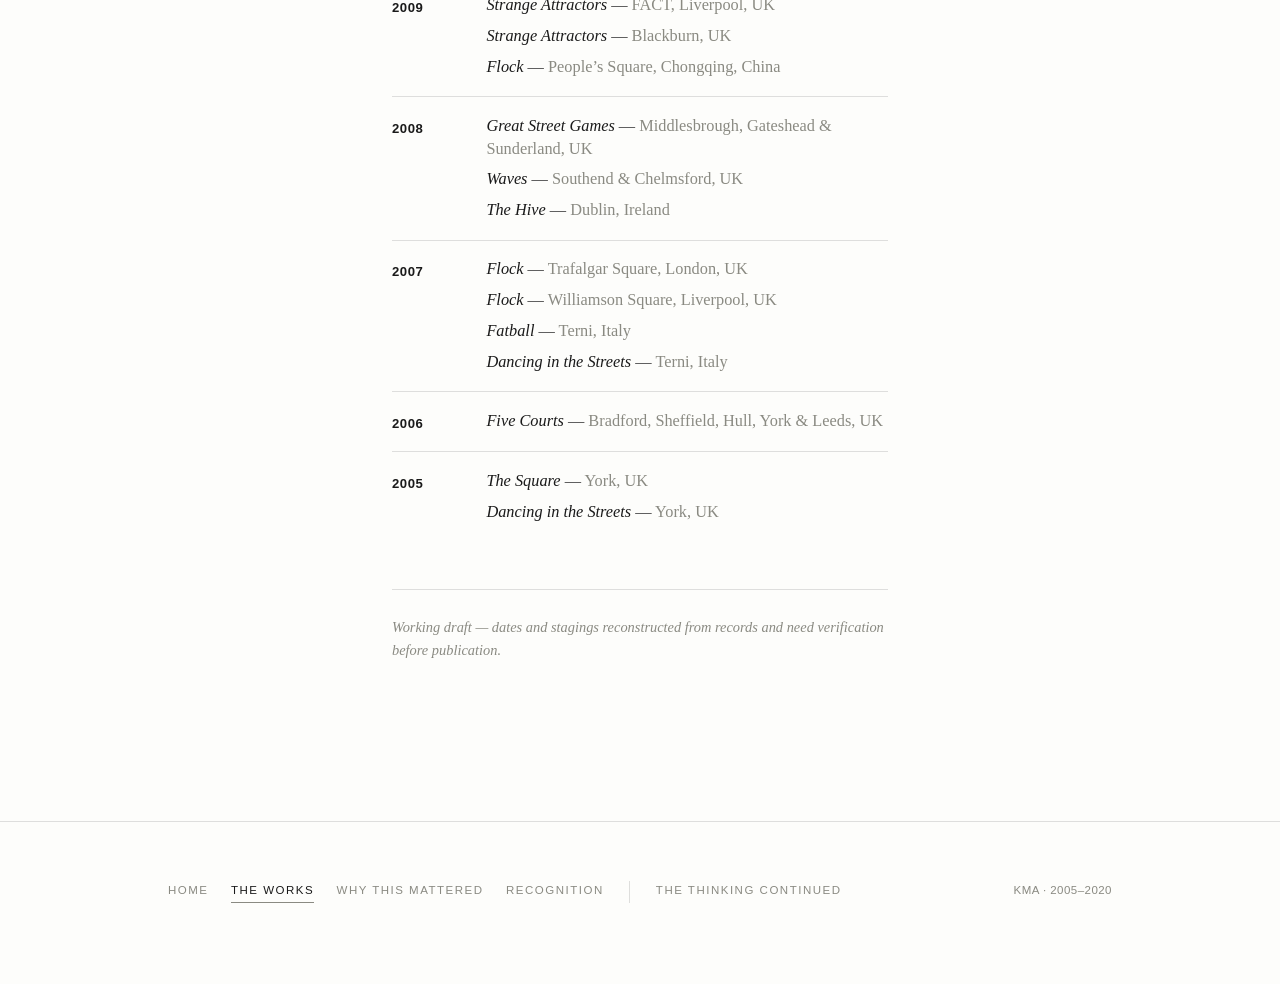
<file: works.html>
<!DOCTYPE html>
<html lang="en">
<head>
<meta charset="utf-8">
<meta name="viewport" content="width=device-width, initial-scale=1">
<title>The Works — KMA</title>
<meta name="description" content="KMA: four works, made over fifteen years, that asked whether the audience could become the performance.">
<link rel="stylesheet" href="style.css">
</head>
<body>

<nav class="nav-wrap" aria-label="Sections">
  <div class="masthead-nav">
    <a class="wordmark" href="index.html">KMA</a>
    <div class="nav-links">
      <a href="works.html" aria-current="page">The Works</a>
      <a href="why.html">Why This Mattered</a>
      <a href="recognition.html">Recognition</a>
      <span class="nav-sep" aria-hidden="true"></span>
      <a href="thinking.html">The Thinking Continued</a>
    </div>
  </div>
</nav>

<header class="masthead">
  <div class="wrap">
    <p class="eyebrow">The Works</p>
    <h1 class="title">A practice that asked the audience to become the performance.</h1>
    <p class="standfirst">Four works, made over fifteen years, that turned passers-by into a performance and asked whether the interaction of people with a work could be an aesthetic in its own right.</p>
    <hr class="masthead-rule">
  </div>
</header>

<!-- ============ FLOCK ============ -->
<section class="work" id="flock">
  <div class="wrap">
    <p class="work-meta">2007 &middot; Interactive kinetic light installation</p>
    <h2 class="work-title">Flock</h2>
    <p class="work-line">For public space. With Tom Wexler.</p>

    <p class="lede"><em>Flock</em> was the first of KMA's large-scale public works &mdash; commissioned by the Institute of Contemporary Arts and staged in Trafalgar Square in 2007, where the ICA's then-director Ekow Eshun called it a whole new realm for live artistic experience. It returned a decade later, in 2017, as <em>Flock 2</em> at the National Design Centre in Singapore.</p>

    <p>It was not, in any sense, planned. It grew out of a job &mdash; the kinetic scenery Tom and I had built for <em>Eng-er-land</em>, an experimental dance piece for Phoenix Dance Theatre, performed at Sadler's Wells in 2005. In the audience that night was Vivienne Gaskin, then head of digital arts at the ICA, who saw something in the moving scenery worth pursuing. On the strength of it she put Tom and me in a room with a dancer from the Royal Ballet, Tom Sapsford, and a fashion designer, and gave us a brief so open it was barely a brief: make <em>something</em> together. The fashion designer didn't stay the course. But Tom Wexler and I had already made a small, playful piece called <em>Dancing in the Streets</em> in York, and we proposed building on that instead. What began as a doodle ended up in Trafalgar Square.</p>

    <p>What we built there, loosely around the fourth act of <em>Swan Lake</em> &mdash; the part where the main protagonists are absent &mdash; was a public square wired to notice people. Step into the space and a spotlight found you. As others stepped in, they were lit too, and then, one at a time, each light was joined to every other, until a crowd of passers-by who had arrived as individuals found themselves drawn, unrehearsed, into a single coordinated corps de ballet: pedestrian performers, as absorbing to watch as to be part of. We wanted to know whether people who had not come to see art &mdash; who were simply crossing a square &mdash; could be turned into performers by nothing more than light and their own curiosity. They could. Others gathered to watch and applaud. Strangers will, it turns out, given a frame and a little permission, step forward and play.</p>

    <p>That was the first time we ran the proposition every later KMA work would refine: that the audience could be the performance. But the lesson I value most from <em>Flock</em> now is not in the square at all &mdash; it's in how the piece came about. An open brief, a chance sighting, a collaborator who left, a doodle we decided to take seriously: none of it could have been specified in advance. The work found its shape by being made. That turned out to be the method, not the accident.</p>
  </div>
</section>

<!-- seam -->
<div class="seam">
  <div class="wrap">
    <span class="mark">&middot; &middot; &middot;</span>
    <p>What <em>Flock</em> did instinctively, the next work would do knowingly &mdash; and find, almost by accident, the image that explained the whole practice.</p>
  </div>
</div>

<!-- ============ STRANGE ATTRACTORS ============ -->
<section class="work" id="strange-attractors">
  <div class="wrap">
    <p class="work-meta">2009 &middot; Interactive kinetic light installation</p>
    <h2 class="work-title">Strange Attractors<span class="sub">The Anatomy Lesson of Dr Tulp</span></h2>
    <p class="work-line">For public space. With Tom Wexler.</p>

    <p class="lede">It was commissioned by Mike Stubbs at FACT, the Foundation for Art and Creative Technology, for the inaugural AND Festival in Liverpool in 2009, and went on to run in Blackburn, Macau and Southampton.</p>

    <p>At its centre we laid a single large chalked figure &mdash; a prone human form, the only representational image in the whole work &mdash; and surrounded it with projected light and sound. The figure's job was to draw a crowd and hold it, and then, slowly enough that no one could name the moment it happened, to turn that crowd from a gathering of onlookers into the work itself. It ran for weeks, and no two performances were alike; each was made by whoever happened to be standing in the square that evening.</p>

    <p>The chalked figure was a deliberate borrowing from Rembrandt's <em>The Anatomy Lesson of Dr Tulp</em> &mdash; the cadaver at the centre of the painting that everyone is looking at, and which turns out not to be its real subject at all. We wanted to find out whether we could withdraw entirely: whether the makers could take their hands off the work and let the people looking at it become the thing worth looking at. We could. A still, silent body in the middle of a public space did exactly what the cadaver does on Rembrandt's canvas &mdash; it drew a ring of curious strangers around it and, in doing so, made <em>them</em> the subject.</p>

    <p>That discovery is the one everything afterwards rests on. We had learned that a single motionless figure could gather and hold a crowd long enough for the crowd to become the work &mdash; that, as I came to think of it, you could turn the curiosity of individuals into the creative bravery of crowds. <em>Congregation</em> is what we built once we knew that.</p>
  </div>
</section>

<!-- seam -->
<div class="seam">
  <div class="wrap">
    <span class="mark">&middot; &middot; &middot;</span>
    <p>If this work found the idea, the next is where we built the machine for it.</p>
  </div>
</div>

<!-- ============ CONGREGATION ============ -->
<section class="work" id="congregation">
  <div class="wrap">
    <p class="work-meta">2010&ndash;2016 &middot; Interactive kinetic light installation</p>
    <h2 class="work-title">Congregation</h2>
    <p class="work-line">For public space. With Tom Wexler.</p>

    <p class="lede">Made for the UK Pavilion at the Shanghai World Expo in 2010, it was staged a further seven times over the following six years &mdash; among them Tate Britain, Market Square in Pittsburgh, and the town of Enschede in the Netherlands. In Pittsburgh, more than ten thousand people took part.</p>

    <p>A twenty-five-minute score by Peter Broderick played out over a swarm of light projected onto the ground of a city square. The light gathered into the shape of a single human figure &mdash; the Rembrandt cadaver again, in a new form &mdash; and people, drawn by it, gathered too. As they circled, a thermal camera traced their outlines and followed them, mapping each person's path in light, while a screen slung from a forty-foot crane showed the whole scene from above, so that everyone present could watch the pattern they were making and see that they were making it together. Then the figure dissolved back into light, and the crowd was left holding only its own connections.</p>

    <p>The best of it came near the end. The circle of light, perhaps fifteen metres across, tightens; almost imperceptibly the people in it are brought closer and closer together, shoulders beginning to touch, glancing up at the screen to chart their progress, the music building toward something plainly no longer ambling but driving. And then, as the circle becomes impossibly tight: silence. The music dies. The single figure &mdash; the one recognisable thing in the whole event &mdash; slowly absents itself at the audience's feet. <em>Audience</em>, because that, suddenly and unequivocally, is what they are.</p>

    <p>With no human intervention at all, the work could gather large groups of strangers and lead them through a narrative that, at its best, moved them to tears. It was the fullest answer we ever gave to the question the work kept asking: can the interaction of people with a work be the subject of an aesthetic in its own right? But the same machine taught us its own limits. The structure was recursive &mdash; the same cycle, again and again &mdash; and recursion wears; the weather was a constant adversary; and the projected image was always losing ground to the brightening of the cities around it. We stopped in 2016, not because the idea had failed but because that particular machine for it had said what it had to say.</p>
  </div>
</section>

<!-- seam -->
<div class="seam">
  <div class="wrap">
    <span class="mark">&middot; &middot; &middot;</span>
    <p>Everything before this was about the crowd. The last work took the same idea and ran it at the most intimate scale I could find.</p>
  </div>
</div>

<!-- ============ PEOPLE WE LOVE ============ -->
<section class="work" id="people-we-love">
  <div class="wrap">
    <p class="work-meta">2020&ndash;2023 &middot; Silent multi-screen video installation</p>
    <h2 class="work-title">People We Love</h2>
    <p class="work-line">Made anew with each host community.</p>

    <p class="lede">It is the first of these works that is mine alone rather than ours. It opened in York Minster in November 2020 and was remade afterwards with new communities in Pittsburgh, Selby Abbey, Castle Howard, Jersey and Viborg, each edition filmed locally so that the faces always belonged to the place that showed them.</p>

    <p>The form is almost austere. Five life-size screens, exquisitely lit, each showing a slow cycle of a community's faces. Every person on screen is gazing at a photograph of someone they love &mdash; a photograph you never see, and which was never recorded. From across the room the screens read as a collective: a wall of strangers, the commonality and the particularity of each face on view at once. Then a narrow spotlight invites you forward to a single screen, and something else entirely happens. Your eyes meet the steady, silent, life-size gaze of one person, and you are left to do the work the piece keeps for you &mdash; to imagine the absent, beloved face that they can see and you cannot.</p>

    <p>Where the earlier works dissolved the crowd into the performance, this one withholds the subject altogether and hands it to you. The figure at the centre &mdash; Rembrandt's cadaver, <em>Flock</em>'s spotlit stranger, <em>Congregation</em>'s totem of light &mdash; has finally disappeared completely. What's left is one person, looking, and the act of imagination that love and empathy begin with. The aesthetic isn't on the screen; it's made by whoever is standing in the spotlight, and it belongs to them.</p>

    <p>I learned two things from it. The first is that it is really two works &mdash; a collective condition seen from a distance, and a one-to-one transaction up close &mdash; and that the movement between them is the whole experience. The second I learned by losing it: the second national lockdown closed the first York edition after only a handful of days, before more than the original sixty-nine sitters could be filmed, and the enforced stillness of that moment &mdash; faces gazing out into a near-empty Minster &mdash; turned out to suit the work better than any crowd. It is the only one of these pieces made for solitude rather than the gathering. After fifteen years of bringing people together in public squares, the work had quietly arrived somewhere else.</p>
  </div>
</section>

<!-- ============ CODA ============ -->
<section class="coda">
  <div class="wrap">
    <hr class="coda-rule">
    <p>These four are the anchors. What follows is the complete record &mdash; the middle tier and every staging, set within the whole.</p>
  </div>
</section>

<!-- ============ COMPLETE CHRONOLOGY ============ -->
<section class="chronology" id="chronology">
  <div class="wrap">
    <div class="chronology-head">
      <p class="chronology-label">The complete record &middot; 2005&ndash;2020</p>
    </div>

    <div class="year-block">
      <div class="yr">2020</div>
      <ul>
        <li><span class="w">People We Love</span> &mdash; <span class="place">York Minster, UK</span></li>
        <li><span class="w">People We Love</span> &mdash; <span class="place">Pittsburgh, USA</span></li>
        <li><span class="w">People We Love</span> &mdash; <span class="place">Selby Abbey, UK</span></li>
        <li><span class="w">People We Love</span> &mdash; <span class="place">Castle Howard, UK</span></li>
        <li><span class="w">People We Love</span> &mdash; <span class="place">Jersey</span></li>
        <li><span class="w">People We Love</span> &mdash; <span class="place">Viborg, Denmark</span></li>
        <li><span class="w">People We Love</span> &mdash; <span class="place">ASFF, York, UK</span></li>
      </ul>
    </div>

    <div class="year-block">
      <div class="yr">2017</div>
      <ul>
        <li><span class="w">Flock (2017)</span> &mdash; <span class="place">National Design Centre, Singapore</span></li>
      </ul>
    </div>

    <div class="year-block">
      <div class="yr">2016</div>
      <ul>
        <li><span class="w">The Space in the Middle</span> &mdash; <span class="place">Baltimore, USA</span></li>
      </ul>
    </div>

    <div class="year-block">
      <div class="yr">2015</div>
      <ul>
        <li><span class="w">Congregation</span> &mdash; <span class="place">Enschede, Netherlands</span></li>
      </ul>
    </div>

    <div class="year-block">
      <div class="yr">2014</div>
      <ul>
        <li><span class="w">Congregation</span> &mdash; <span class="place">Cagliari, Italy</span></li>
      </ul>
    </div>

    <div class="year-block">
      <div class="yr">2013</div>
      <ul>
        <li><span class="w">Congregation</span> &mdash; <span class="place">Market Square, Pittsburgh, USA</span></li>
        <li><span class="w">Strange Attractors</span> &mdash; <span class="place">Southampton, UK</span></li>
      </ul>
    </div>

    <div class="year-block">
      <div class="yr">2012</div>
      <ul>
        <li><span class="w">Congregation</span> &mdash; <span class="place">Macau, China</span></li>
        <li><span class="w">Congregation</span> &mdash; <span class="place">Bury, UK</span></li>
        <li><span class="w">Unsung Heroes</span> &mdash; <span class="place">Salford Quays, UK</span></li>
      </ul>
    </div>

    <div class="year-block">
      <div class="yr">2011</div>
      <ul>
        <li><span class="w">Congregation</span> &mdash; <span class="place">Rockbund Art Museum, Shanghai, China</span></li>
      </ul>
    </div>

    <div class="year-block">
      <div class="yr">2010</div>
      <ul>
        <li><span class="w">Congregation</span> &mdash; <span class="place">UK Pavilion, Shanghai World Expo, China</span></li>
        <li><span class="w">Congregation</span> &mdash; <span class="place">Tate Britain, London, UK</span></li>
        <li><span class="w">Congregation</span> &mdash; <span class="place">Bournemouth, UK</span></li>
        <li><span class="w">Waves</span> &mdash; <span class="place">Birmingham, UK</span></li>
      </ul>
    </div>

    <div class="year-block">
      <div class="yr">2009</div>
      <ul>
        <li><span class="w">Strange Attractors</span> &mdash; <span class="place">FACT, Liverpool, UK</span></li>
        <li><span class="w">Strange Attractors</span> &mdash; <span class="place">Blackburn, UK</span></li>
        <li><span class="w">Flock</span> &mdash; <span class="place">People&rsquo;s Square, Chongqing, China</span></li>
      </ul>
    </div>

    <div class="year-block">
      <div class="yr">2008</div>
      <ul>
        <li><span class="w">Great Street Games</span> &mdash; <span class="place">Middlesbrough, Gateshead &amp; Sunderland, UK</span></li>
        <li><span class="w">Waves</span> &mdash; <span class="place">Southend &amp; Chelmsford, UK</span></li>
        <li><span class="w">The Hive</span> &mdash; <span class="place">Dublin, Ireland</span></li>
      </ul>
    </div>

    <div class="year-block">
      <div class="yr">2007</div>
      <ul>
        <li><span class="w">Flock</span> &mdash; <span class="place">Trafalgar Square, London, UK</span></li>
        <li><span class="w">Flock</span> &mdash; <span class="place">Williamson Square, Liverpool, UK</span></li>
        <li><span class="w">Fatball</span> &mdash; <span class="place">Terni, Italy</span></li>
        <li><span class="w">Dancing in the Streets</span> &mdash; <span class="place">Terni, Italy</span></li>
      </ul>
    </div>

    <div class="year-block">
      <div class="yr">2006</div>
      <ul>
        <li><span class="w">Five Courts</span> &mdash; <span class="place">Bradford, Sheffield, Hull, York &amp; Leeds, UK</span></li>
      </ul>
    </div>

    <div class="year-block">
      <div class="yr">2005</div>
      <ul>
        <li><span class="w">The Square</span> &mdash; <span class="place">York, UK</span></li>
        <li><span class="w">Dancing in the Streets</span> &mdash; <span class="place">York, UK</span></li>
      </ul>
    </div>

    <p class="chronology-note">Working draft &mdash; dates and stagings reconstructed from records and need verification before publication.</p>
  </div>
</section>

<footer class="site-footer">
  <div class="nav-wrap">
    <nav class="footer-nav" aria-label="Sections">
      <div class="nav-links">
        <a href="index.html">Home</a>
        <a href="works.html" aria-current="page">The Works</a>
        <a href="why.html">Why This Mattered</a>
        <a href="recognition.html">Recognition</a>
        <span class="nav-sep" aria-hidden="true"></span>
        <a href="thinking.html">The Thinking Continued</a>
      </div>
      <p class="colophon">KMA &middot; 2005&ndash;2020</p>
    </nav>
  </div>
</footer>

</body>
</html>
</file>
<file: style.css>
/* ============================================================
   KMA — The Works
   Single continuous longform scroll. Typographic, restraint-led.
   ============================================================ */

:root{
  --ink:#1a1a1a;
  --ink-soft:#444;
  --ink-faint:#8a8a82;
  --rule:rgba(0,0,0,0.12);
  --bg:#fdfdfb;
  --measure:34rem;
}

*{box-sizing:border-box;}
html{-webkit-font-smoothing:antialiased;text-rendering:optimizeLegibility;scroll-behavior:smooth;}

/* anchored landings (from Home contents links) sit below the top edge */
.work[id]{scroll-margin-top:2.5rem;}
body{
  margin:0;
  background:var(--bg);
  color:var(--ink);
  font-family:"Iowan Old Style","Palatino Linotype",Palatino,Georgia,"Times New Roman",serif;
  font-size:19px;
  line-height:1.62;
  font-weight:400;
}

/* shared horizontal rhythm */
.wrap{max-width:var(--measure);margin:0 auto;padding:0 1.5rem;}

/* masthead */
header.masthead{padding:6.5rem 0 0;}
.eyebrow{
  font-family:-apple-system,BlinkMacSystemFont,"Segoe UI",Helvetica,Arial,sans-serif;
  font-size:0.72rem;letter-spacing:0.22em;text-transform:uppercase;
  color:var(--ink-faint);font-weight:500;margin:0 0 1.6rem;
}
h1.title{
  font-weight:400;font-size:2.7rem;line-height:1.12;
  letter-spacing:-0.012em;margin:0 0 1.8rem;
}
.standfirst{
  font-size:1.18rem;line-height:1.6;color:var(--ink-soft);
  margin:0 0 1rem;max-width:30rem;
}
.masthead-rule{border:0;border-top:1px solid var(--rule);margin:5rem 0 0;}

/* a single work "movement" */
.work{padding:5.5rem 0 0;}
.work-meta{
  font-family:-apple-system,BlinkMacSystemFont,"Segoe UI",Helvetica,Arial,sans-serif;
  font-size:0.74rem;letter-spacing:0.16em;text-transform:uppercase;
  color:var(--ink-faint);font-weight:500;margin:0 0 1.1rem;
}
h2.work-title{
  font-weight:400;font-size:2.05rem;line-height:1.16;
  letter-spacing:-0.01em;margin:0 0 0.55rem;
}
h2.work-title .sub{
  display:block;font-size:1.32rem;color:var(--ink-soft);
  margin-top:0.35rem;letter-spacing:0;
}
.work-line{
  font-style:italic;color:var(--ink-faint);
  font-size:1.02rem;margin:0 0 2.1rem;
}
.work p{margin:0 0 1.45rem;}
.work p:last-child{margin-bottom:0;}
.work .lede{font-size:1.06rem;}

/* the written seam between movements */
.seam{padding:4rem 0 0;text-align:center;}
.seam p{
  font-style:italic;color:var(--ink-faint);
  font-size:1.05rem;line-height:1.55;max-width:24rem;margin:0 auto;
}
.seam .mark{
  display:block;color:var(--rule);font-size:1.4rem;
  letter-spacing:0.6em;margin:0 0 1.8rem;padding-left:0.6em;
}

/* coda / chronology link */
.coda{padding:7rem 0 0;}

/* ---- complete chronology: dense, quiet, year-grouped ---- */
.chronology{padding:6rem 0 7rem;}
.chronology-head{
  border-top:1px solid var(--rule);
  padding-top:2.8rem;margin-bottom:3.2rem;
}
.chronology-label{
  font-family:-apple-system,BlinkMacSystemFont,"Segoe UI",Helvetica,Arial,sans-serif;
  font-size:0.7rem;letter-spacing:0.2em;text-transform:uppercase;
  color:var(--ink-faint);font-weight:500;margin:0;
}
.year-block{
  display:grid;grid-template-columns:4.5rem 1fr;gap:1.4rem;
  padding:1.1rem 0;border-bottom:1px solid var(--rule);
}
.year-block:last-of-type{border-bottom:0;}
.year-block .yr{
  font-family:-apple-system,BlinkMacSystemFont,"Segoe UI",Helvetica,Arial,sans-serif;
  font-size:0.82rem;font-weight:600;letter-spacing:0.04em;color:var(--ink);
  padding-top:0.18rem;
}
.year-block ul{list-style:none;margin:0;padding:0;}
.year-block li{
  margin:0 0 0.5rem;font-size:1.02rem;line-height:1.4;color:var(--ink-soft);
}
.year-block li:last-child{margin-bottom:0;}
.year-block li .w{color:var(--ink);font-style:italic;}
.year-block li .place{color:var(--ink-faint);}

.chronology-note{
  margin-top:3rem;padding-top:1.6rem;border-top:1px solid var(--rule);
  font-size:0.9rem;color:var(--ink-faint);font-style:italic;max-width:34rem;
}

/* in-preparation / pending markers */
.pending{padding:3rem 0 0;}
.pending-note{
  max-width:34rem;margin:0 auto;
  font-style:italic;color:var(--ink-faint);
  font-size:1.04rem;line-height:1.55;
}

/* bibliography entries */
.biblio{max-width:36rem;}
.biblio p{
  font-size:0.98rem;line-height:1.5;color:var(--ink-soft);
  margin:0 0 1.1rem;padding-left:1.4rem;text-indent:-1.4rem;
}
.biblio p:last-child{margin-bottom:0;}
.biblio em{font-style:italic;color:var(--ink);}

/* onward link to kitmonkman.com */
.onward{
  color:var(--ink);text-decoration:none;
  border-bottom:1px solid var(--ink-faint);padding-bottom:1px;
}
.onward:hover{border-color:var(--ink);}

@media (max-width:600px){
  .year-block{grid-template-columns:3.2rem 1fr;gap:1rem;}
}
.coda-rule{border:0;border-top:1px solid var(--rule);margin:0 0 3rem;}
.coda a{
  font-family:-apple-system,BlinkMacSystemFont,"Segoe UI",Helvetica,Arial,sans-serif;
  font-size:0.78rem;letter-spacing:0.16em;text-transform:uppercase;
  color:var(--ink);text-decoration:none;font-weight:500;
  border-bottom:1px solid var(--ink-faint);padding-bottom:2px;
}
.coda a:hover{border-color:var(--ink);}
.coda p{color:var(--ink-faint);font-style:italic;margin:0 0 1.6rem;}

@media (max-width:600px){
  body{font-size:18px;}
  h1.title{font-size:2.1rem;}
  h2.work-title{font-size:1.7rem;}
  .work{padding-top:4.5rem;}
}

/* ============================================================
   HOME PAGE + SHARED NAVIGATION
   ============================================================ */
/* ---- shared masthead + footer navigation (non-sticky) ---- */
  .nav-wrap{max-width:62rem;margin:0 auto;padding:0 1.5rem;}
  .masthead-nav{
    display:flex;align-items:baseline;justify-content:space-between;
    gap:1.5rem;flex-wrap:wrap;
    padding:1.9rem 0 0;
  }
  .wordmark{
    font-family:-apple-system,BlinkMacSystemFont,"Segoe UI",Helvetica,Arial,sans-serif;
    font-size:0.82rem;letter-spacing:0.28em;text-transform:uppercase;
    font-weight:600;color:var(--ink);text-decoration:none;
  }
  .nav-links{
    display:flex;align-items:baseline;gap:1.4rem;flex-wrap:wrap;
    font-family:-apple-system,BlinkMacSystemFont,"Segoe UI",Helvetica,Arial,sans-serif;
    font-size:0.72rem;letter-spacing:0.13em;text-transform:uppercase;font-weight:500;
  }
  .nav-links a{color:var(--ink-faint);text-decoration:none;padding-bottom:2px;}
  .nav-links a:hover{color:var(--ink);}
  .nav-links a[aria-current]{color:var(--ink);border-bottom:1px solid var(--ink-faint);}
  .nav-sep{
    width:1px;align-self:stretch;background:var(--rule);
    margin:0 0.2rem;
  }

  .site-footer{
    border-top:1px solid var(--rule);
    margin-top:2rem;
    padding:3rem 0 4.5rem;
  }
  .footer-nav{
    display:flex;align-items:baseline;justify-content:space-between;
    gap:1.5rem;flex-wrap:wrap;
  }
  .footer-nav .colophon{
    font-family:-apple-system,BlinkMacSystemFont,"Segoe UI",Helvetica,Arial,sans-serif;
    font-size:0.72rem;letter-spacing:0.04em;color:var(--ink-faint);font-weight:400;
  }

  @media (max-width:600px){
    .masthead-nav{padding-top:1.3rem;}
    .nav-links{gap:1rem;font-size:0.66rem;}
    .nav-sep{display:none;}
  }

  /* Home pages use a slightly wider column than the Works reading measure */
  .frontispiece .wrap,
  .below .wrap{max-width:40rem;}

  .frontispiece{
    padding:9vh 0 7rem;
  }
  .standard{
    font-family:-apple-system,BlinkMacSystemFont,"Segoe UI",Helvetica,Arial,sans-serif;
    font-size:0.72rem;letter-spacing:0.28em;text-transform:uppercase;
    color:var(--ink-faint);font-weight:500;margin:0 0 2.6rem;
  }
  .opening{max-width:34rem;}
  .opening .first,
  .opening .turn{
    font-size:1.5rem;line-height:1.46;letter-spacing:-0.006em;margin:0;
  }
  .opening .first{margin-bottom:1.7rem;}
  .opening em{font-style:italic;}

  .orient{margin-top:4.5rem;}
  .orient p{
    font-size:1.04rem;color:var(--ink-soft);
    max-width:30rem;margin:0 0 1.6rem;
  }
  .enter{
    font-family:-apple-system,BlinkMacSystemFont,"Segoe UI",Helvetica,Arial,sans-serif;
    font-size:0.78rem;letter-spacing:0.16em;text-transform:uppercase;
    color:var(--ink);text-decoration:none;font-weight:500;
    border-bottom:1px solid var(--ink-faint);padding-bottom:3px;
  }
  .enter:hover{border-color:var(--ink);}

  figure.plate{
    margin:5rem auto;
    max-width:62rem;
    padding:0 1.5rem;
  }
  figure.plate img{
    display:block;width:100%;height:auto;background:#000;
  }
  figure.plate figcaption{
    font-family:-apple-system,BlinkMacSystemFont,"Segoe UI",Helvetica,Arial,sans-serif;
    font-size:0.74rem;letter-spacing:0.04em;color:var(--ink-faint);font-weight:400;
    margin:0;padding:1rem 0 0;
  }
  figure.plate figcaption em{font-style:italic;}

  .below{padding:2rem 0 8rem;}
  .below .lead{
    font-size:1.34rem;line-height:1.5;color:var(--ink);
    margin:0 0 2.4rem;max-width:32rem;letter-spacing:-0.005em;
  }
  .below p{margin:0 0 1.5rem;max-width:34rem;}
  .below p:last-of-type{margin-bottom:0;}
  .below em{font-style:italic;}

  .contents{
    margin-top:4.5rem;padding-top:2.8rem;
    border-top:1px solid var(--rule);
  }
  .contents-label{
    font-family:-apple-system,BlinkMacSystemFont,"Segoe UI",Helvetica,Arial,sans-serif;
    font-size:0.7rem;letter-spacing:0.2em;text-transform:uppercase;
    color:var(--ink-faint);font-weight:500;margin:0 0 1.6rem;
  }
  .contents ol{list-style:none;margin:0;padding:0;}
  .contents li{padding:0.65rem 0;border-bottom:1px solid var(--rule);}
  .contents li:last-child{border-bottom:0;}
  .contents a{color:inherit;text-decoration:none;display:flex;width:100%;align-items:baseline;gap:1rem;}
  .contents .work-name{font-size:1.22rem;color:var(--ink);}
  .contents .work-name em{font-style:italic;}
  .contents .work-year{
    font-family:-apple-system,BlinkMacSystemFont,"Segoe UI",Helvetica,Arial,sans-serif;
    font-size:0.8rem;color:var(--ink-faint);letter-spacing:0.04em;
    margin-left:auto;white-space:nowrap;
  }
  .contents a:hover .work-name{color:#000;}

  @media (max-width:600px){
    body{font-size:18px;}
    .opening .first,.opening .turn{font-size:1.22rem;line-height:1.48;}
    .below .lead{font-size:1.18rem;}
    .contents .work-name{font-size:1.1rem;}
  }
</file>
